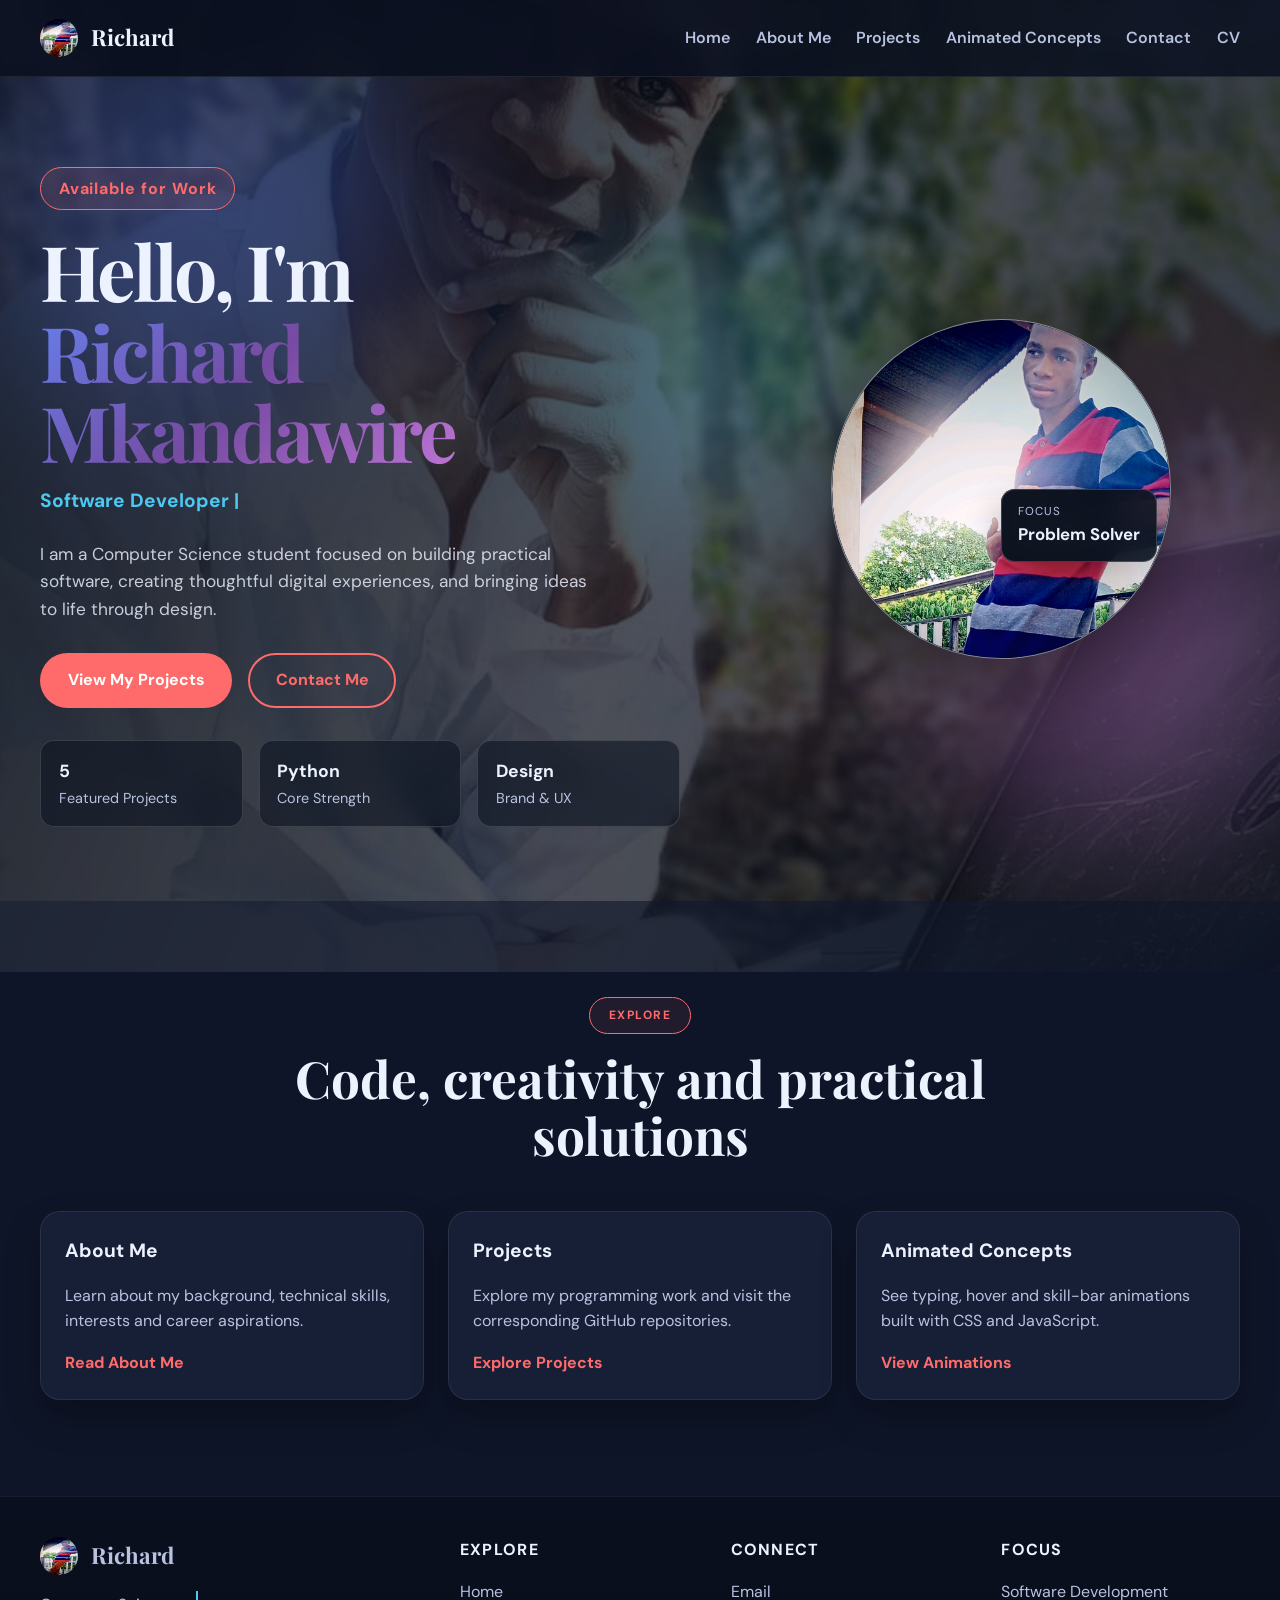
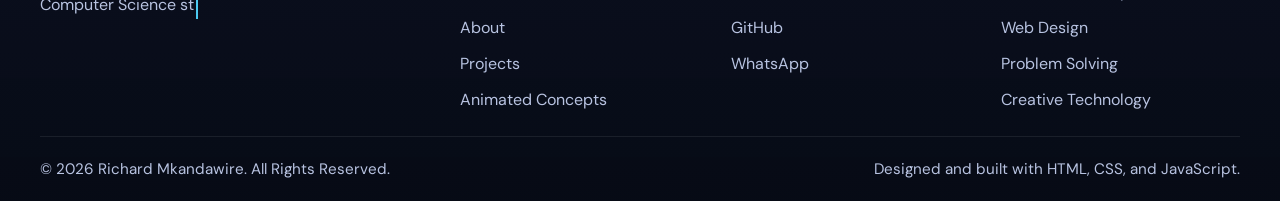
<file: index.html>
<!DOCTYPE html>
<html lang="en">

<head>
  <meta charset="UTF-8">
  <meta name="viewport" content="width=device-width, initial-scale=1.0">
  <meta name="description"
    content="Richard Mkandawire's personal portfolio: software development, projects, and creative design.">
  <title>Richard Mkandawire | Portfolio</title>
  <link rel="icon" type="image/png" href="images/profile-icon.png">
  <link rel="stylesheet" href="css/style.css">
  <script defer src="js/script.js"></script>
</head>

<body>
  <header class="site-header">
    <div class="wrap nav-wrap">
      <a class="logo" href="index.html" aria-label="Richard Mkandawire home">
        <img src="images/profile.jpg" alt="Portrait of Richard Mkandawire">
        <span>Richard</span>
      </a>
      <button class="nav-toggle" aria-label="Toggle navigation" aria-expanded="false">
        <span></span><span></span><span></span>
      </button>
      <nav class="main-nav" aria-label="Main navigation">
        <a href="index.html" aria-current="page">Home</a>
        <a href="about.html">About Me</a>
        <a href="projects.html">Projects</a>
        <a href="animations.html">Animated Concepts</a>
        <a href="about.html#contact">Contact</a>
        <a href="cv.html">CV</a>
      </nav>
    </div>
  </header>

  <main>
    <section class="hero" id="home">
      <div class="orb o1"></div>
      <div class="orb o2"></div>
      <div class="orb o3"></div>
      <div class="wrap hero-inner">
        <div class="hero-copy reveal">
          <p class="eyebrow">Available for Work</p>
          <h1>Hello, I'm <span>Richard Mkandawire</span></h1>
          <p class="typed-line">
            <span class="typed-text"
              data-typed="Software Developer, Web Developer, Computer Science Student, Technology Enthusiast"></span>
            <span class="cursor">|</span>
          </p>
          <p class="intro">I am a Computer Science student focused on building practical software, creating thoughtful
            digital experiences, and bringing ideas to life through design.</p>
          <div class="cta-row">
            <a class="btn primary" href="projects.html">View My Projects</a>
            <a class="btn secondary" href="about.html#contact">Contact Me</a>
          </div>
          <ul class="mini-stats">
            <li><strong>5</strong><span>Featured Projects</span></li>
            <li><strong>Python</strong><span>Core Strength</span></li>
            <li><strong>Design</strong><span>Brand &amp; UX</span></li>
          </ul>
        </div>
        <div class="hero-visual reveal">
          <div class="photo-frame">
            <img src="images/profile.jpg" alt="Portrait of Richard Mkandawire">
          </div>
          <div class="floating-card card-one"><span>Creative</span><strong>Developer</strong></div>
          <div class="floating-card card-two"><span>Focus</span><strong>Problem Solver</strong></div>
        </div>
      </div>
    </section>

    <section class="section alt">
      <div class="wrap">
        <div class="section-head reveal">
          <span class="label">Explore</span>
          <h2>Code, creativity and practical solutions</h2>
        </div>
        <div class="info-grid">
          <article class="info-card reveal">
            <h3>About Me</h3>
            <p>Learn about my background, technical skills, interests and career aspirations.</p>
            <a class="project-body-link" href="about.html">Read About Me</a>
          </article>
          <article class="info-card reveal">
            <h3>Projects</h3>
            <p>Explore my programming work and visit the corresponding GitHub repositories.</p>
            <a class="project-body-link" href="projects.html">Explore Projects</a>
          </article>
          <article class="info-card reveal">
            <h3>Animated Concepts</h3>
            <p>See typing, hover and skill-bar animations built with CSS and JavaScript.</p>
            <a class="project-body-link" href="animations.html">View Animations</a>
          </article>
        </div>
      </div>
    </section>
  </main>

  <footer class="site-footer">
    <div class="wrap">
      <div class="site-footer-inner">
        <div class="footer-brand">
          <a class="logo" href="index.html" aria-label="Richard Mkandawire home">
            <img src="images/profile.jpg" alt="Portrait of Richard Mkandawire">
            <span>Richard</span>
          </a>
          <p>Computer Science student creating practical software, digital experiences, and meaningful design solutions.</p>
        </div>

        <div class="footer-column">
          <h3>Explore</h3>
          <ul>
            <li><a href="index.html">Home</a></li>
            <li><a href="about.html">About</a></li>
            <li><a href="projects.html">Projects</a></li>
            <li><a href="animations.html">Animated Concepts</a></li>
          </ul>
        </div>

        <div class="footer-column">
          <h3>Connect</h3>
          <ul>
            <li><a href="mailto:richardntchindimkandawire@gmail.com">Email</a></li>
            <li><a href="https://github.com/richardmkandawire" target="_blank" rel="noopener">GitHub</a></li>
            <li><a href="https://wa.me/265993840839" target="_blank" rel="noopener">WhatsApp</a></li>
          </ul>
        </div>

        <div class="footer-column">
          <h3>Focus</h3>
          <ul>
            <li>Software Development</li>
            <li>Web Design</li>
            <li>Problem Solving</li>
            <li>Creative Technology</li>
          </ul>
        </div>
      </div>

      <div class="footer-bottom">
        <p>&copy; <span id="year"></span> Richard Mkandawire. All Rights Reserved.</p>
        <p>Designed and built with HTML, CSS, and JavaScript.</p>
      </div>
    </div>
  </footer>
</body>

</html>
</file>
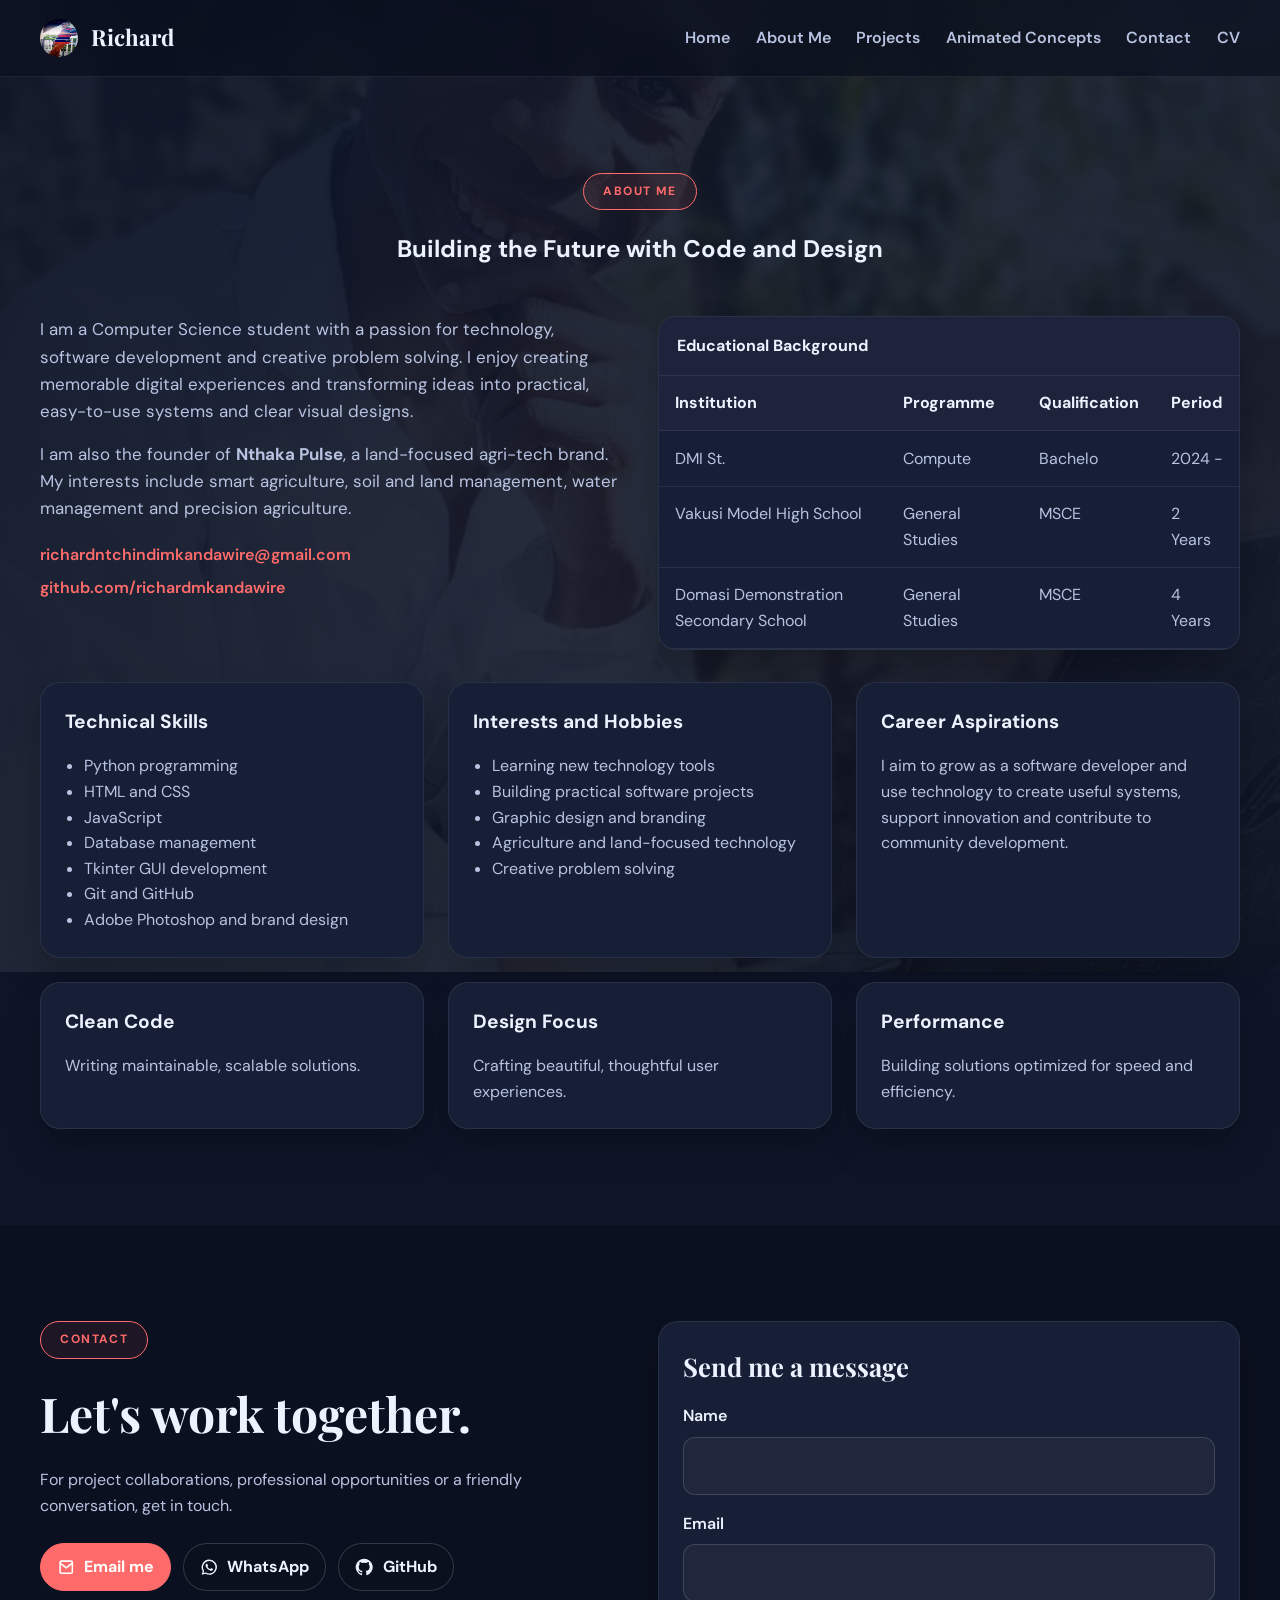
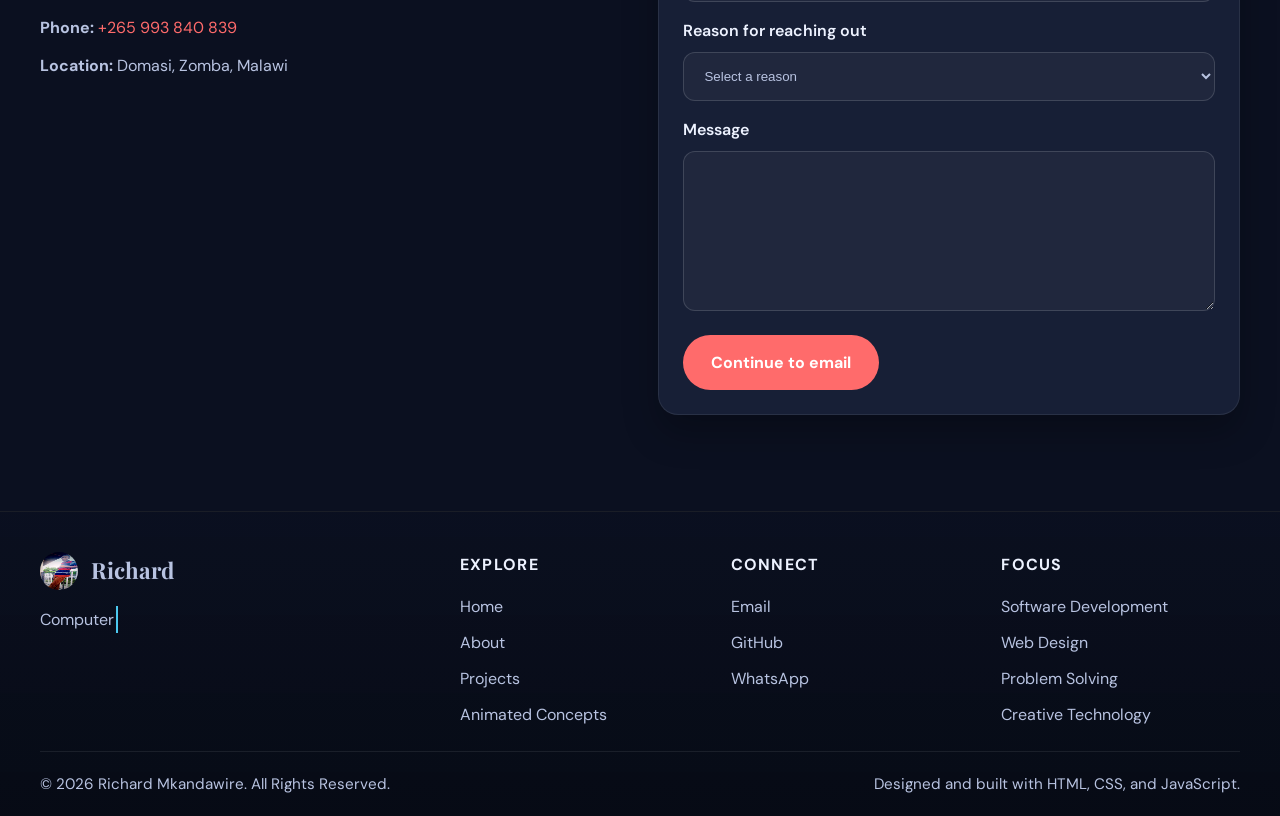
<file: about.html>
<!DOCTYPE html>
<html lang="en">

<head>
  <meta charset="UTF-8">
  <meta name="viewport" content="width=device-width, initial-scale=1.0">
  <meta name="description"
    content="Learn about Richard Mkandawire's background, education, skills, interests and career aspirations.">
  <title>About Me | Richard Mkandawire</title>
  <link rel="icon" type="image/png" href="images/profile-icon.png">
  <link rel="stylesheet" href="css/style.css">
  <script defer src="js/script.js"></script>
</head>

<body>
  <header class="site-header">
    <div class="wrap nav-wrap">
      <a class="logo" href="index.html"><img src="images/profile.jpg" alt="Richard Photograph"><span>Richard</span></a>
      <button class="nav-toggle" aria-label="Toggle navigation" aria-expanded="false">
        <span></span><span></span><span></span>
      </button>
      <nav class="main-nav" aria-label="Main navigation">
        <a href="index.html">Home</a>
        <a href="about.html" aria-current="page">About Me</a>
        <a href="projects.html">Projects</a>
        <a href="animations.html">Animated Concepts</a>
        <a href="#contact">Contact</a>
        <a href="cv.html">CV</a>
      </nav>
    </div>
  </header>

  <main>
    <section class="section alt">
      <div class="wrap">
        <div class="section-head reveal">
          <span class="label">About Me</span>
          <h1>Building the Future with Code and Design</h1>
        </div>
        <div class="about-grid">
          <div class="about-copy reveal">
            <p>I am a Computer Science student with a passion for technology, software development and creative problem
              solving. I enjoy creating memorable digital experiences and transforming ideas into practical, easy-to-use
              systems and clear visual designs.</p>
            <p>I am also the founder of <strong>Nthaka Pulse</strong>, a land-focused agri-tech brand. My interests
              include smart agriculture, soil and land management, water management and precision agriculture.</p>
            <div class="social-links">
              <a href="mailto:richardntchindimkandawire@gmail.com">richardntchindimkandawire@gmail.com</a>
              <a href="https://github.com/richardmkandawire" target="_blank"
                rel="noopener">github.com/richardmkandawire</a>
            </div>
          </div>
          <div class="table-wrap reveal">
            <table>
              <caption>Educational Background</caption>
              <thead>
                <tr>
                  <th>Institution</th>
                  <th>Programme</th>
                  <th>Qualification</th>
                  <th>Period</th>
                </tr>
              </thead>
              <tbody>
                <tr>
                  <td>DMI St. John The Baptist University</td>
                  <td>Computer Science</td>
                  <td>Bachelor's Degree (In Progress)</td>
                  <td>2024 - Present</td>
                </tr>
                <tr>
                  <td>Vakusi Model High School</td>
                  <td>General Studies</td>
                  <td>MSCE</td>
                  <td>2 Years</td>
                </tr>
                <tr>
                  <td>Domasi Demonstration Secondary School</td>
                  <td>General Studies</td>
                  <td>MSCE</td>
                  <td>4 Years</td>
                </tr>
              </tbody>
            </table>
          </div>
        </div>

        <div class="info-grid">
          <article class="info-card reveal">
            <h2>Technical Skills</h2>
            <ul>
              <li>Python programming</li>
              <li>HTML and CSS</li>
              <li>JavaScript</li>
              <li>Database management</li>
              <li>Tkinter GUI development</li>
              <li>Git and GitHub</li>
              <li>Adobe Photoshop and brand design</li>
            </ul>
          </article>
          <article class="info-card reveal">
            <h2>Interests and Hobbies</h2>
            <ul>
              <li>Learning new technology tools</li>
              <li>Building practical software projects</li>
              <li>Graphic design and branding</li>
              <li>Agriculture and land-focused technology</li>
              <li>Creative problem solving</li>
            </ul>
          </article>
          <article class="info-card reveal">
            <h2>Career Aspirations</h2>
            <p>I aim to grow as a software developer and use technology to create useful systems, support innovation and
              contribute to community development.</p>
          </article>
        </div>
        <div class="info-grid about-highlights">
          <article class="info-card reveal">
            <h2>Clean Code</h2>
            <p>Writing maintainable, scalable solutions.</p>
          </article>
          <article class="info-card reveal">
            <h2>Design Focus</h2>
            <p>Crafting beautiful, thoughtful user experiences.</p>
          </article>
          <article class="info-card reveal">
            <h2>Performance</h2>
            <p>Building solutions optimized for speed and efficiency.</p>
          </article>
        </div>
      </div>
    </section>

    <section class="section" id="contact">
      <div class="wrap contact-grid">
        <div class="contact-copy reveal">
          <span class="label">Contact</span>
          <h2>Let's work together.</h2>
          <p>For project collaborations, professional opportunities or a friendly conversation, get in touch.</p>
          <div class="contact-actions" role="group" aria-label="Contact links">
            <div class="email-action">
              <a class="contact-action email-button" href="mailto:richardntchindimkandawire@gmail.com">
                <svg viewBox="0 0 24 24" aria-hidden="true">
                  <path
                    d="M3 5.75A2.75 2.75 0 0 1 5.75 3h12.5A2.75 2.75 0 0 1 21 5.75v12.5A2.75 2.75 0 0 1 18.25 21H5.75A2.75 2.75 0 0 1 3 18.25V5.75Zm2 .2v.37l7 5.25 7-5.25v-.37a.75.75 0 0 0-.75-.75H5.75A.75.75 0 0 0 5 5.95Zm14 2.87-6.4 4.8a1 1 0 0 1-1.2 0L5 8.82v9.43c0 .41.34.75.75.75h12.5c.41 0 .75-.34.75-.75V8.82Z" />
                </svg>
                <span>Email me</span>
              </a>
              <div class="email-hover-card">
                <strong>Choose your email service</strong>
                <a href="https://mail.google.com/mail/?view=cm&amp;fs=1&amp;to=richardntchindimkandawire%40gmail.com"
                  target="_blank" rel="noopener noreferrer">Open Gmail</a>
                <a href="mailto:richardntchindimkandawire@gmail.com">Use your email app</a>
              </div>
            </div>
            <a class="contact-action whatsapp-button" href="https://wa.me/265993840839" target="_blank"
              rel="noopener noreferrer" aria-label="Message Richard on WhatsApp">
              <svg viewBox="0 0 24 24" aria-hidden="true">
                <path
                  d="M12.04 2a9.9 9.9 0 0 0-8.48 15.02L2.2 22l5.1-1.34A9.96 9.96 0 1 0 12.04 2Zm0 18.1a8.1 8.1 0 0 1-4.13-1.13l-.3-.18-3.02.8.8-2.94-.2-.31A8.1 8.1 0 1 1 12.04 20.1Zm4.45-6.07c-.24-.12-1.43-.7-1.65-.78-.22-.08-.38-.12-.54.12-.16.24-.62.78-.76.94-.14.16-.28.18-.52.06-.24-.12-1.01-.37-1.92-1.18-.71-.63-1.19-1.42-1.33-1.66-.14-.24-.01-.37.1-.49.1-.1.24-.28.36-.42.12-.14.16-.24.24-.4.08-.16.04-.3-.02-.42-.06-.12-.54-1.3-.74-1.78-.19-.46-.39-.4-.54-.41h-.46c-.16 0-.42.06-.64.3-.22.24-.84.82-.84 2s.86 2.32.98 2.48c.12.16 1.69 2.58 4.1 3.62.57.25 1.02.4 1.37.51.58.18 1.1.15 1.51.09.46-.07 1.43-.58 1.63-1.14.2-.56.2-1.04.14-1.14-.06-.1-.22-.16-.46-.28Z" />
              </svg>
              <span>WhatsApp</span>
            </a>
            <a class="contact-action github-button" href="https://github.com/richardmkandawire" target="_blank"
              rel="noopener noreferrer" aria-label="Visit Richard's GitHub profile">
              <svg viewBox="0 0 24 24" aria-hidden="true">
                <path
                  d="M12 .9a11.1 11.1 0 0 0-3.51 21.63c.56.1.76-.24.76-.54v-2.08c-3.1.68-3.76-1.32-3.76-1.32-.51-1.3-1.24-1.65-1.24-1.65-1.01-.69.08-.68.08-.68 1.12.08 1.71 1.15 1.71 1.15 1 1.71 2.62 1.22 3.26.93.1-.72.39-1.22.71-1.5-2.48-.28-5.09-1.24-5.09-5.52 0-1.22.44-2.22 1.15-3-.12-.28-.5-1.42.11-2.96 0 0 .94-.3 3.05 1.15a10.6 10.6 0 0 1 5.55 0c2.11-1.45 3.05-1.15 3.05-1.15.61 1.54.23 2.68.11 2.96.72.78 1.15 1.78 1.15 3 0 4.29-2.62 5.23-5.11 5.51.4.35.76 1.03.76 2.08v3.08c0 .3.2.65.77.54A11.1 11.1 0 0 0 12 .9Z" />
              </svg>
              <span>GitHub</span>
            </a>
          </div>
          <ul>
            <li><strong>Phone:</strong> <a href="tel:+265993840839">+265 993 840 839</a></li>
            <li><strong>Location:</strong> Domasi, Zomba, Malawi</li>
          </ul>
        </div>
        <form class="contact-form reveal" id="contact-form" aria-describedby="contact-form-note">
          <h2>Send me a message</h2>
          <label for="contact-name">Name</label>
          <input id="contact-name" name="name" type="text" autocomplete="name" required maxlength="100">
          <label for="contact-email">Email</label>
          <input id="contact-email" name="email" type="email" autocomplete="email" required maxlength="254">
          <label for="contact-reason">Reason for reaching out</label>
          <select id="contact-reason" name="reason" required>
            <option value="" selected disabled>Select a reason</option>
            <option>Project collaboration</option>
            <option>Internship or job opportunity</option>
            <option>General inquiry</option>
            <option>Other</option>
          </select>
          <label for="contact-message">Message</label>
          <textarea id="contact-message" name="message" rows="5" required maxlength="5000"></textarea>
          <button class="btn primary" type="submit">Continue to email</button>
        </form>
      </div>
    </section>
  </main>

  <footer class="site-footer">
    <div class="wrap">
      <div class="site-footer-inner">
        <div class="footer-brand">
          <a class="logo" href="index.html"><img src="images/profile.jpg" alt="Richard Photograph"><span>Richard</span></a>
          <p>Computer Science student creating practical software, digital experiences, and meaningful design solutions.</p>
        </div>

        <div class="footer-column">
          <h3>Explore</h3>
          <ul>
            <li><a href="index.html">Home</a></li>
            <li><a href="about.html">About</a></li>
            <li><a href="projects.html">Projects</a></li>
            <li><a href="animations.html">Animated Concepts</a></li>
          </ul>
        </div>

        <div class="footer-column">
          <h3>Connect</h3>
          <ul>
            <li><a href="mailto:richardntchindimkandawire@gmail.com">Email</a></li>
            <li><a href="https://github.com/richardmkandawire" target="_blank" rel="noopener">GitHub</a></li>
            <li><a href="https://wa.me/265993840839" target="_blank" rel="noopener">WhatsApp</a></li>
          </ul>
        </div>

        <div class="footer-column">
          <h3>Focus</h3>
          <ul>
            <li>Software Development</li>
            <li>Web Design</li>
            <li>Problem Solving</li>
            <li>Creative Technology</li>
          </ul>
        </div>
      </div>

      <div class="footer-bottom">
        <p>&copy; <span id="year"></span> Richard Mkandawire. All Rights Reserved.</p>
        <p>Designed and built with HTML, CSS, and JavaScript.</p>
      </div>
    </div>
  </footer>
</body>

</html>
</file>
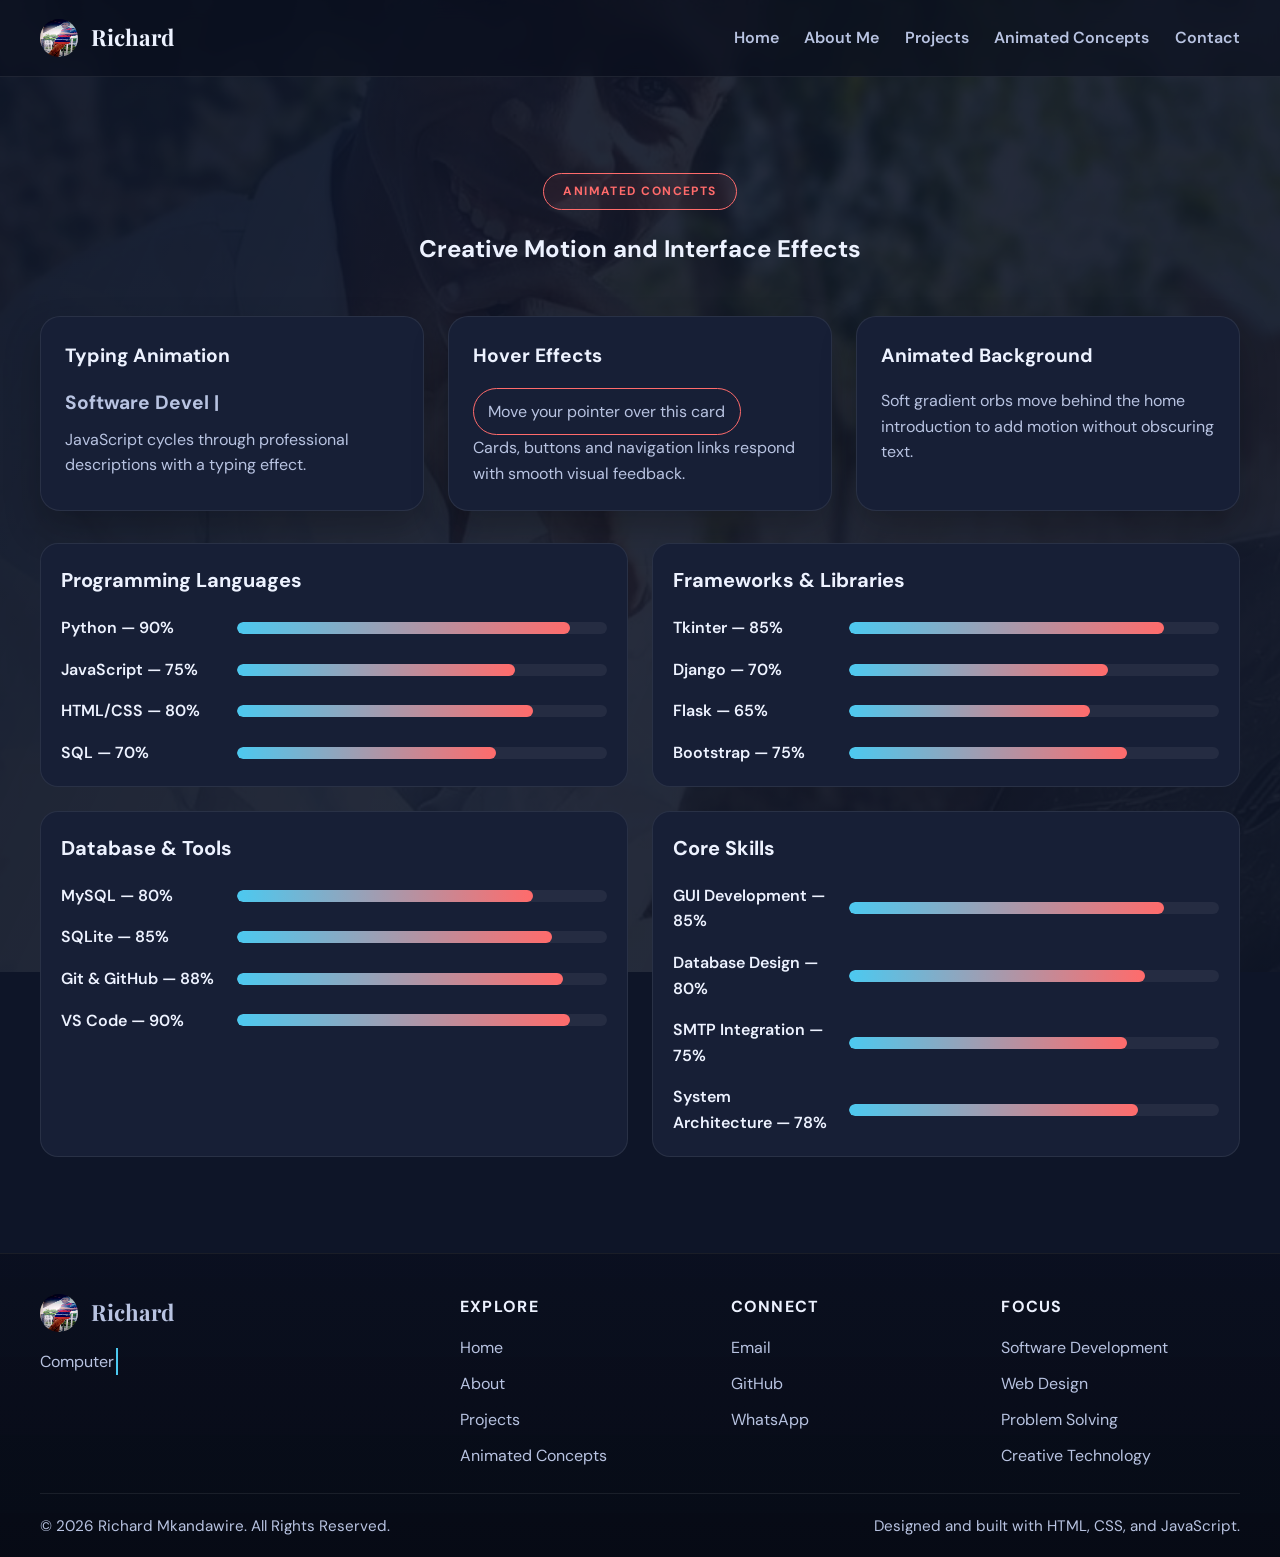
<file: animations.html>
<!DOCTYPE html>
<html lang="en">

<head>
  <meta charset="UTF-8">
  <meta name="viewport" content="width=device-width, initial-scale=1.0">
  <meta name="description" content="Animated concepts demonstrated in Richard Mkandawire's portfolio.">
  <title>Animated Concepts | Richard Mkandawire</title>
  <link rel="icon" type="image/png" href="images/profile-icon.png">
  <link rel="stylesheet" href="css/style.css">
  <script defer src="js/script.js"></script>
</head>

<body>
  <header class="site-header">
    <div class="wrap nav-wrap">
      <a class="logo" href="index.html"><img src="images/profile.jpg" alt="Nthaka Pulse logo"><span>Richard</span></a>
      <button class="nav-toggle" aria-label="Toggle navigation" aria-expanded="false">
        <span></span><span></span><span></span>
      </button>
      <nav class="main-nav" aria-label="Main navigation">
        <a href="index.html">Home</a>
        <a href="about.html">About Me</a>
        <a href="projects.html">Projects</a>
        <a href="animations.html" aria-current="page">Animated Concepts</a>
        <a href="about.html#contact">Contact</a>
      </nav>
    </div>
  </header>

  <main>
    <section class="section alt">
      <div class="wrap">
        <div class="section-head reveal">
          <span class="label">Animated Concepts</span>
          <h1>Creative Motion and Interface Effects</h1>
        </div>
        <div class="concepts-grid">
          <article class="concept-card reveal">
            <h2>Typing Animation</h2>
            <p class="typed-line">
              <span class="typed-text" data-typed="Software Developer, Web Developer, Technology Enthusiast"></span>
              <span class="cursor">|</span>
            </p>
            <p>JavaScript cycles through professional descriptions with a typing effect.</p>
          </article>
          <article class="concept-card reveal">
            <h2>Hover Effects</h2>
            <p class="hover-demo">Move your pointer over this card</p>
            <p>Cards, buttons and navigation links respond with smooth visual feedback.</p>
          </article>
          <article class="concept-card reveal">
            <h2>Animated Background</h2>
            <p>Soft gradient orbs move behind the home introduction to add motion without obscuring text.</p>
          </article>
        </div>

        <div class="skills-category-grid">
          <section class="skill-category reveal">
            <h2>Programming Languages</h2>
            <div class="skill-row"><span>Python — 90%</span>
              <div class="bar-track">
                <div class="bar-fill" style="width: 90%"></div>
              </div>
            </div>
            <div class="skill-row"><span>JavaScript — 75%</span>
              <div class="bar-track">
                <div class="bar-fill" style="width: 75%"></div>
              </div>
            </div>
            <div class="skill-row"><span>HTML/CSS — 80%</span>
              <div class="bar-track">
                <div class="bar-fill" style="width: 80%"></div>
              </div>
            </div>
            <div class="skill-row"><span>SQL — 70%</span>
              <div class="bar-track">
                <div class="bar-fill" style="width: 70%"></div>
              </div>
            </div>
          </section>
          <section class="skill-category reveal">
            <h2>Frameworks &amp; Libraries</h2>
            <div class="skill-row"><span>Tkinter — 85%</span>
              <div class="bar-track">
                <div class="bar-fill" style="width: 85%"></div>
              </div>
            </div>
            <div class="skill-row"><span>Django — 70%</span>
              <div class="bar-track">
                <div class="bar-fill" style="width: 70%"></div>
              </div>
            </div>
            <div class="skill-row"><span>Flask — 65%</span>
              <div class="bar-track">
                <div class="bar-fill" style="width: 65%"></div>
              </div>
            </div>
            <div class="skill-row"><span>Bootstrap — 75%</span>
              <div class="bar-track">
                <div class="bar-fill" style="width: 75%"></div>
              </div>
            </div>
          </section>
          <section class="skill-category reveal">
            <h2>Database &amp; Tools</h2>
            <div class="skill-row"><span>MySQL — 80%</span>
              <div class="bar-track">
                <div class="bar-fill" style="width: 80%"></div>
              </div>
            </div>
            <div class="skill-row"><span>SQLite — 85%</span>
              <div class="bar-track">
                <div class="bar-fill" style="width: 85%"></div>
              </div>
            </div>
            <div class="skill-row"><span>Git &amp; GitHub — 88%</span>
              <div class="bar-track">
                <div class="bar-fill" style="width: 88%"></div>
              </div>
            </div>
            <div class="skill-row"><span>VS Code — 90%</span>
              <div class="bar-track">
                <div class="bar-fill" style="width: 90%"></div>
              </div>
            </div>
          </section>
          <section class="skill-category reveal">
            <h2>Core Skills</h2>
            <div class="skill-row"><span>GUI Development — 85%</span>
              <div class="bar-track">
                <div class="bar-fill" style="width: 85%"></div>
              </div>
            </div>
            <div class="skill-row"><span>Database Design — 80%</span>
              <div class="bar-track">
                <div class="bar-fill" style="width: 80%"></div>
              </div>
            </div>
            <div class="skill-row"><span>SMTP Integration — 75%</span>
              <div class="bar-track">
                <div class="bar-fill" style="width: 75%"></div>
              </div>
            </div>
            <div class="skill-row"><span>System Architecture — 78%</span>
              <div class="bar-track">
                <div class="bar-fill" style="width: 78%"></div>
              </div>
            </div>
          </section>
        </div>
      </div>
    </section>
  </main>

  <footer class="site-footer">
    <div class="wrap">
      <div class="site-footer-inner">
        <div class="footer-brand">
          <a class="logo" href="index.html"><img src="images/profile.jpg" alt="Nthaka Pulse logo"><span>Richard</span></a>
          <p>Computer Science student creating practical software, digital experiences, and meaningful design solutions.</p>
        </div>

        <div class="footer-column">
          <h3>Explore</h3>
          <ul>
            <li><a href="index.html">Home</a></li>
            <li><a href="about.html">About</a></li>
            <li><a href="projects.html">Projects</a></li>
            <li><a href="animations.html">Animated Concepts</a></li>
          </ul>
        </div>

        <div class="footer-column">
          <h3>Connect</h3>
          <ul>
            <li><a href="mailto:richardntchindimkandawire@gmail.com">Email</a></li>
            <li><a href="https://github.com/richardmkandawire" target="_blank" rel="noopener">GitHub</a></li>
            <li><a href="https://wa.me/265993840839" target="_blank" rel="noopener">WhatsApp</a></li>
          </ul>
        </div>

        <div class="footer-column">
          <h3>Focus</h3>
          <ul>
            <li>Software Development</li>
            <li>Web Design</li>
            <li>Problem Solving</li>
            <li>Creative Technology</li>
          </ul>
        </div>
      </div>

      <div class="footer-bottom">
        <p>&copy; <span id="year"></span> Richard Mkandawire. All Rights Reserved.</p>
        <p>Designed and built with HTML, CSS, and JavaScript.</p>
      </div>
    </div>
  </footer>
</body>

</html>
</file>
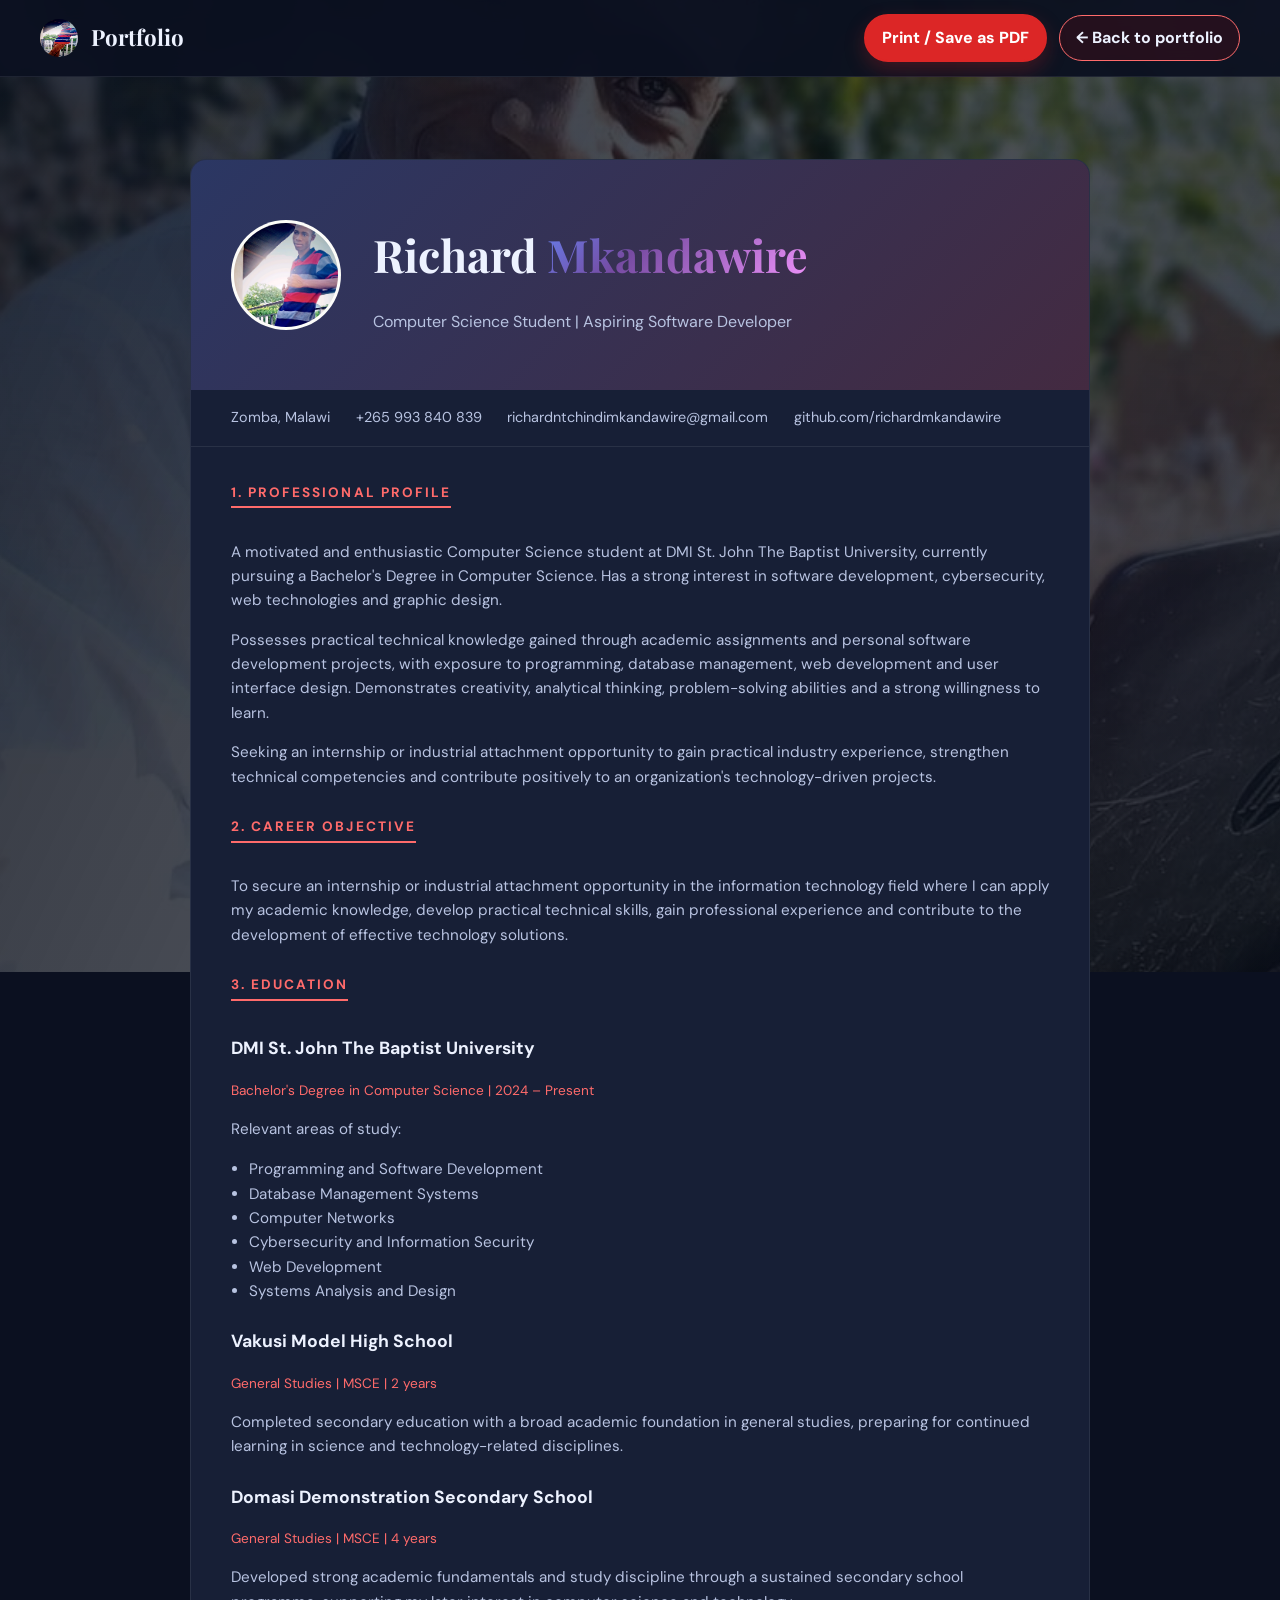
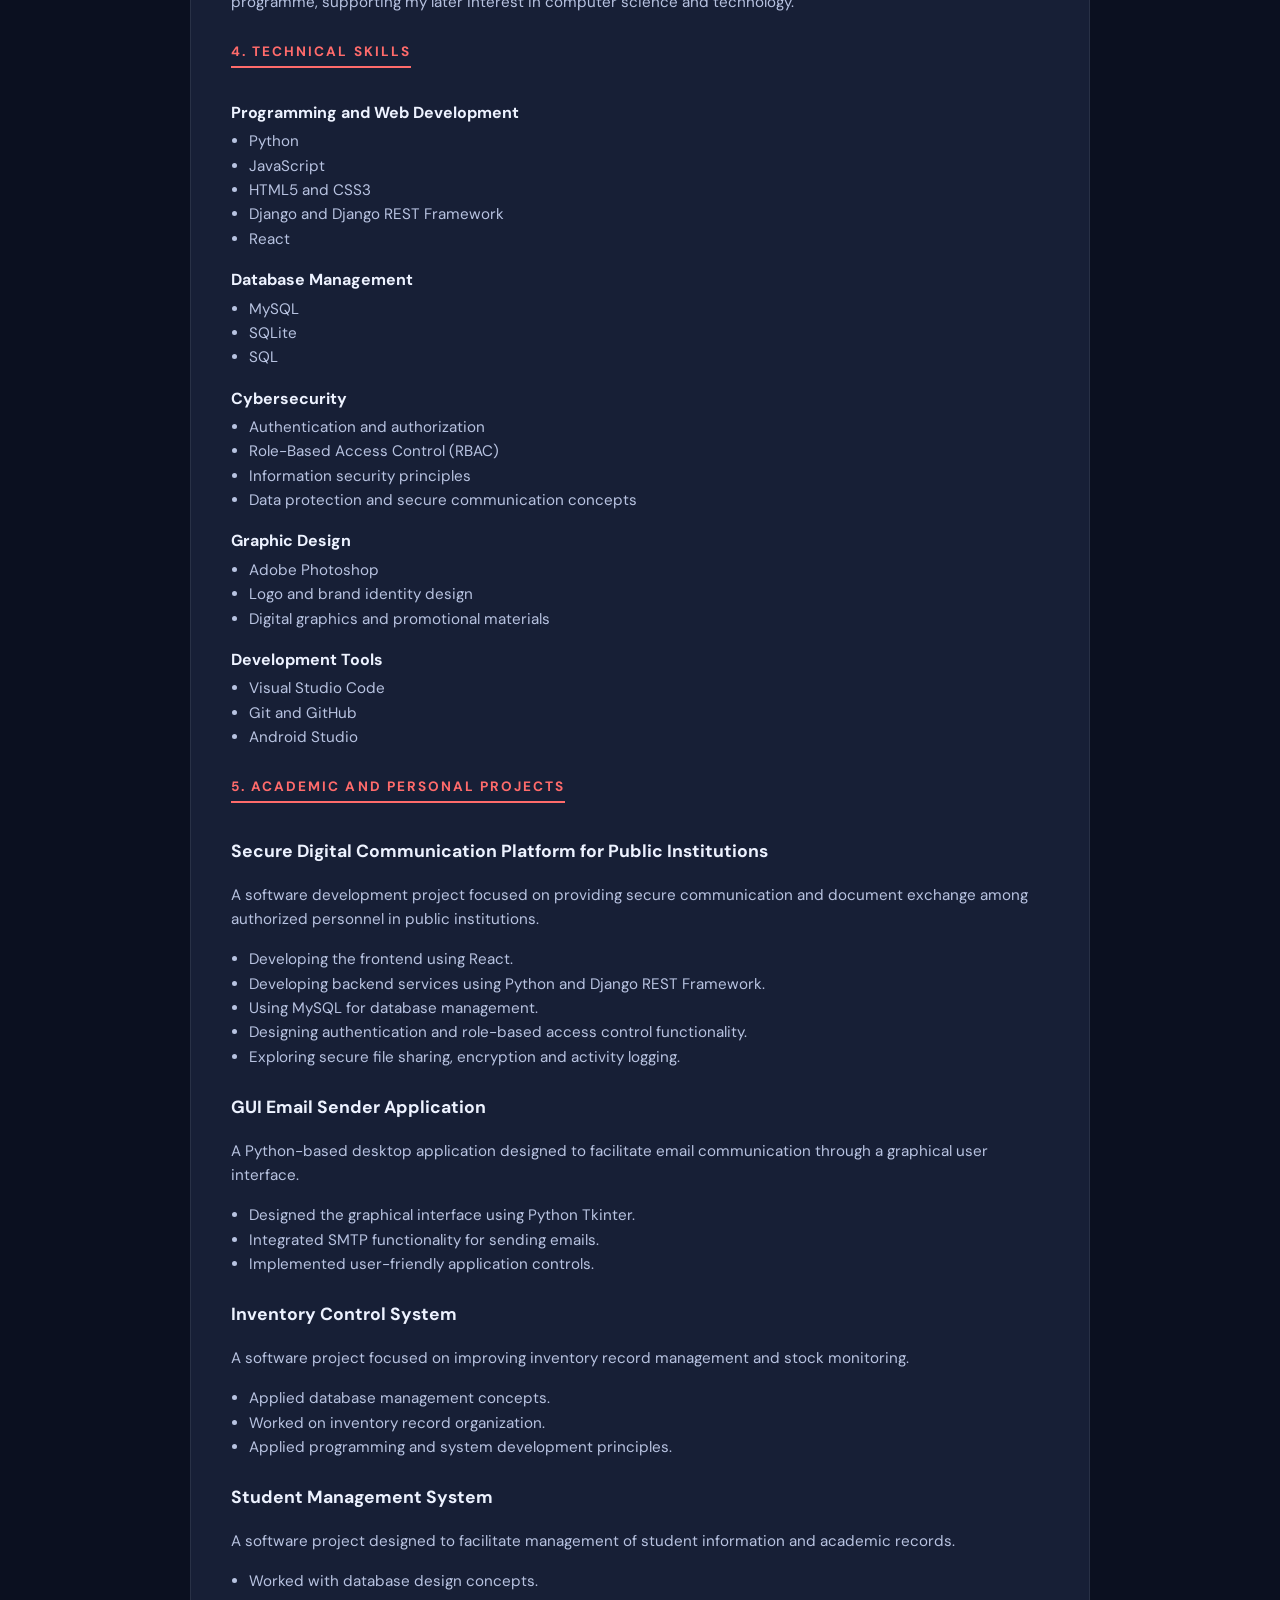
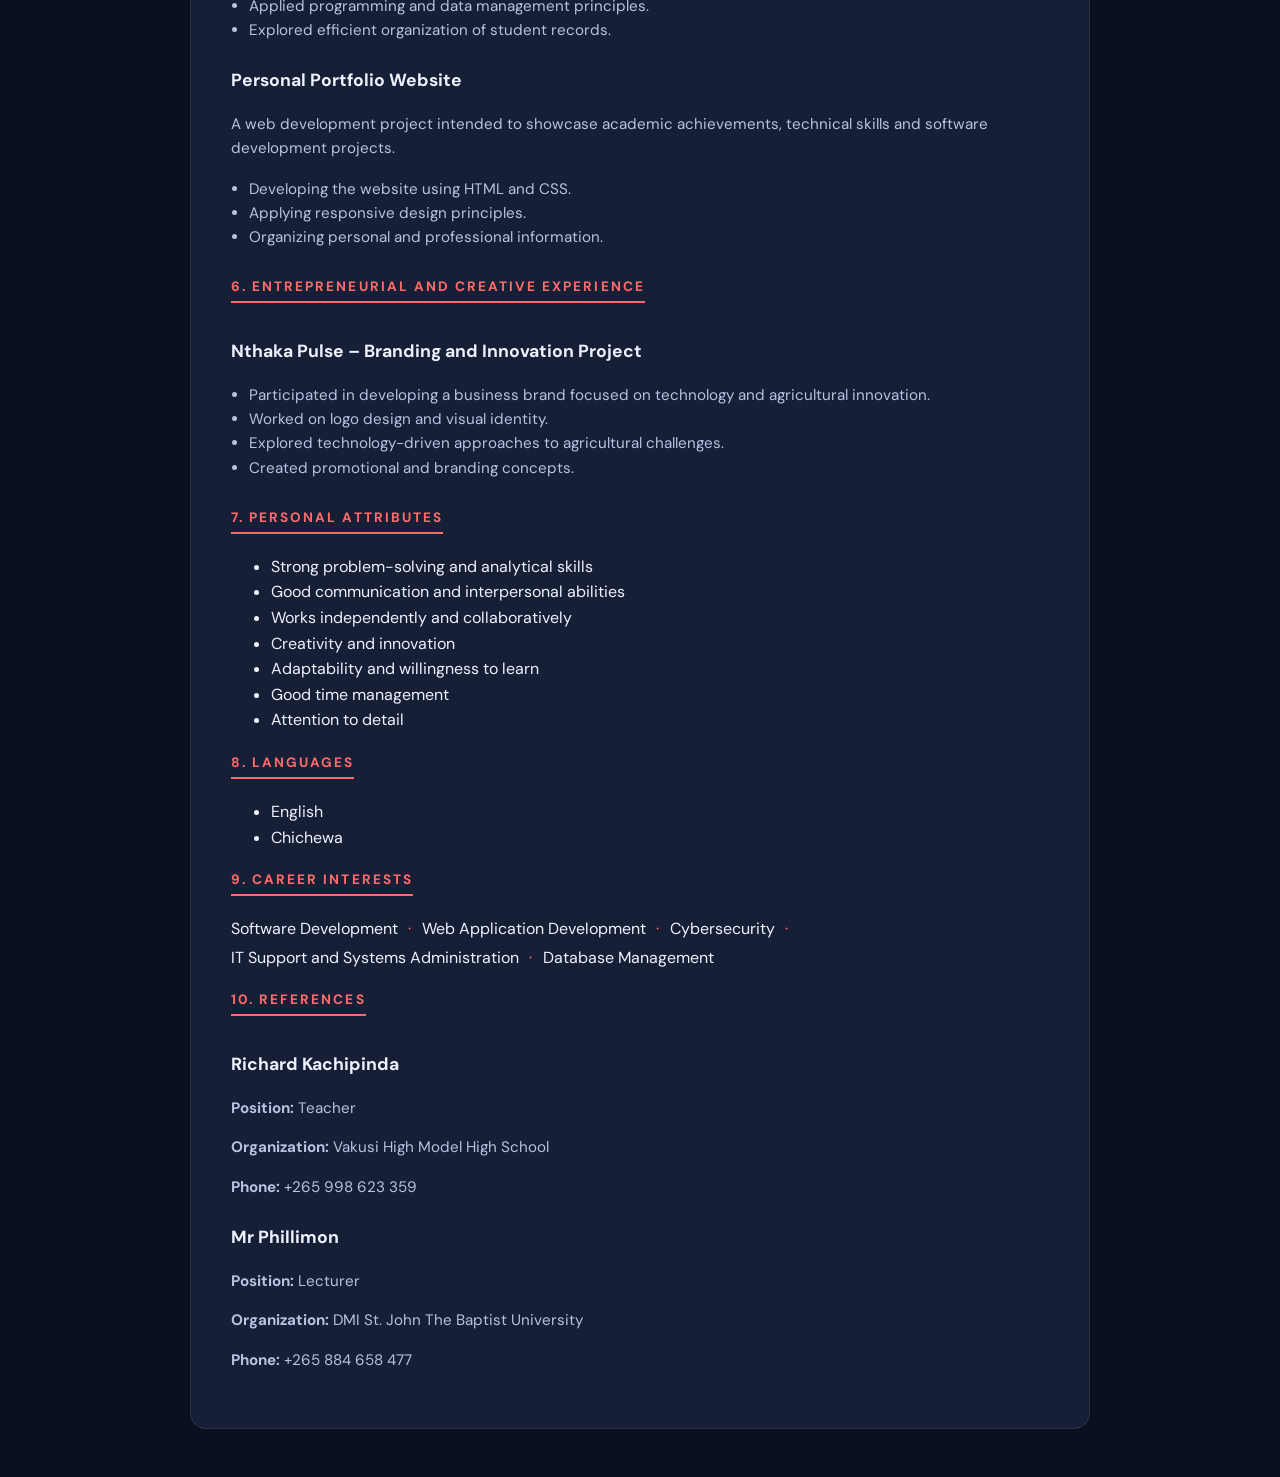
<file: cv.html>
<!DOCTYPE html>
<html lang="en">

<head>
    <meta charset="UTF-8">
    <meta name="viewport" content="width=device-width,initial-scale=1">
    <title>Richard Mkandawire | CV</title>
    <link rel="icon" type="image/png" href="images/profile-icon.png">
    <link rel="stylesheet" href="css/style.css">
    <style>
        :root {
            --bd: var(--line);
            --ac: var(--primary);
            --ac2: var(--primary-strong);
            --tx: var(--text);
            --mu: var(--muted);
            --fd: var(--font-display);
            --fb: var(--font-body);
        }

        .cv {
            max-width: 900px;
            margin: 2rem auto 3rem;
            background: var(--card);
            border: 1px solid var(--bd);
            border-radius: 1rem;
            overflow: hidden
        }

        .cv-nav {
            position: sticky;
            top: 0;
            z-index: 50;
            background: rgba(11, 16, 32, 0.94);
            border-bottom: 1px solid var(--line);
            backdrop-filter: blur(12px);
        }

        .cv-nav-wrap {
            display: flex;
            align-items: center;
            justify-content: space-between;
            gap: 1rem;
            min-height: 76px;
        }

        .cv-nav-actions {
            display: flex;
            align-items: center;
            gap: .75rem;
        }

        .cv-back-link {
            display: inline-flex;
            align-items: center;
            justify-content: center;
            min-height: 44px;
            padding: .6rem 1rem;
            border: 1px solid var(--primary);
            border-radius: 999px;
            background: rgba(192, 7, 7, 0.12);
            color: var(--text);
            font-weight: 700;
            transition: background .2s ease, transform .2s ease;
        }

        .cv-back-link:hover,
        .cv-back-link:focus-visible {
            background: var(--primary);
            color: #f50d0d;
            transform: translateY(-2px);
        }

        .cv-back-link:focus-visible {
            outline: 2px solid var(--text);
            outline-offset: 3px;
        }

        .cv-print-button {
            display: inline-flex;
            align-items: center;
            justify-content: center;
            min-height: 44px;
            padding: .6rem 1rem;
            border: 2px solid #dc2626;
            border-radius: 999px;
            background: #dc2626;
            color: #fff;
            font-weight: 800;
            cursor: pointer;
            box-shadow: 0 8px 20px rgba(220, 38, 38, .25);
        }

        .cv-print-button:hover,
        .cv-print-button:focus-visible {
            transform: none;
            border-color: #dc2626;
            background: #dc2626;
            box-shadow: 0 8px 20px rgba(220, 38, 38, .25);
        }

        .cv-print-button:focus-visible {
            outline: 2px solid var(--text);
            outline-offset: 3px;
        }

        .top {
            padding: 2.5rem;
            background: linear-gradient(135deg, rgba(102, 126, 234, .25), rgba(245, 87, 108, .2));
            display: flex;
            gap: 2rem;
            align-items: center;
            flex-wrap: wrap
        }

        .top h1 {
            font-family: var(--fd);
            font-size: 2.8rem;
            line-height: 1.1
        }

        .top h1 span {
            background: var(--grad);
            -webkit-background-clip: text;
            background-clip: text;
            color: transparent
        }

        .top p {
            color: var(--mu)
        }

        .top img {
            flex: 0 0 110px;
            width: 110px;
            height: 110px;
            border-radius: 50%;
            object-fit: cover;
            object-position: center 20%;
            border: 3px solid rgba(255, 255, 255, .78);
            background: #f4f0e6
        }

        .ct {
            display: flex;
            flex-wrap: wrap;
            gap: .4rem 1.6rem;
            padding: 1rem 2.5rem;
            border-bottom: 1px solid var(--bd);
            font-size: .9rem;
            color: var(--mu)
        }

        .body {
            display: block
        }

        .body>div {
            padding: 2rem 2.5rem
        }

        .cv h2 {
            font-size: .85rem;
            text-transform: uppercase;
            letter-spacing: .15em;
            color: var(--ac);
            border-bottom: 2px solid var(--ac);
            display: inline-block;
            margin: 0 0 1rem;
            padding-bottom: .2rem
        }

        .it {
            margin-bottom: 1.5rem
        }

        .it h3 {
            font-size: 1.1rem
        }

        .it em {
            display: block;
            font-style: normal;
            color: var(--ac);
            font-size: .85rem;
            margin-bottom: .3rem
        }

        .it p,
        .it li {
            color: var(--mu);
            font-size: .95rem
        }

        .it ul {
            padding-left: 1.1rem
        }

        .skills h3 {
            margin: 1rem 0 .25rem;
            font-size: 1rem
        }

        .skills ul,
        .main-content>ul {
            margin-top: .25rem;
            margin-bottom: 1rem
        }

        .references {
            margin: .5rem 0 0;
        }

        .inline-list {
            display: flex;
            flex-wrap: wrap;
            gap: .2rem .65rem;
            list-style: none;
            padding-left: 0 !important;
        }

        .inline-list li:not(:last-child)::after {
            content: "·";
            margin-left: .65rem;
            color: var(--ac);
        }

        .bar {
            text-align: center;
            margin-top: 2rem
        }

        .bar p {
            margin: .75rem 1rem 0;
            color: var(--mu)
        }

        .bar+.cv {
            margin-top: 1.5rem
        }

        @media(max-width:700px) {
            .top h1 {
                font-size: 2.1rem
            }

            .cv-nav-wrap {
                min-height: 68px;
                flex-wrap: wrap;
                justify-content: center;
                padding-block: .5rem;
            }

            .cv-nav .logo {
                font-size: 1.15rem;
            }

            .cv-back-link {
                padding-inline: .8rem;
                font-size: .9rem;
            }

            .cv-nav-actions {
                gap: .5rem;
            }

            .cv-print-button {
                padding-inline: .8rem;
                font-size: .9rem;
            }
        }

        @media print {
            @page {
                size: A4;
                margin: 9mm;
            }

            .cv-nav,
            .bar,
            footer {
                display: none
            }

            body {
                background: #fff;
                color: #000;
                line-height: 1.4
            }

            .cv {
                max-width: none;
                margin: 0;
                border: 0;
                background: #fff;
                border-radius: 0;
                font-size: 10pt;
                -webkit-print-color-adjust: exact;
                print-color-adjust: exact
            }

            .top {
                padding: 1.5rem 2rem;
                background: #eef
            }

            .top img {
                flex: 0 0 90px;
                width: 90px;
                height: 90px;
                border-radius: 50%;
                object-fit: cover;
            }

            .body>div {
                padding: 1rem 1.5rem;
            }

            .ct {
                padding: .65rem 1.5rem;
                gap: .25rem 1rem;
            }

            .it {
                margin-bottom: .75rem;
            }

            .it p {
                margin: .3rem 0;
            }

            .it ul,
            .main-content>ul {
                margin-top: .25rem;
                margin-bottom: .4rem;
            }

            .cv h2 {
                margin-bottom: .55rem;
            }

            .top h1 span {
                color: #c0392b;
                -webkit-text-fill-color: #c0392b;
                background: none
            }

            .top p,
            .ct,
            .it p,
            .it li {
                color: #333
            }

            .it,
            .cv h2 {
                break-inside: avoid;
            }

            .cv h2 {
                color: #9c2c2c;
                border-color: #9c2c2c;
            }

            .it h3 {
                color: #111;
            }
        }
    </style>
</head>

<body>
    <nav class="cv-nav" aria-label="CV navigation">
        <div class="wrap cv-nav-wrap">
            <a class="logo" href="index.html"><img src="images/profile.jpg" alt="">Portfolio</a>
            <div class="cv-nav-actions">
                <button class="cv-print-button" type="button" onclick="window.print()">Print / Save as PDF</button>
                <a class="cv-back-link" href="index.html">&larr; Back to portfolio</a>
            </div>
        </div>
    </nav>
    <div class="bar">
        <p>On phones, use your device's print or share options to save or share the CV as a PDF.</p>
    </div>
    <main class="cv">
        <header class="top"><img src="images/profile.jpg" alt="Richard Mkandawire">
            <div>
                <h1>Richard <span>Mkandawire</span></h1>
                <p>Computer Science Student | Aspiring Software Developer</p>
            </div>
        </header>
        <div class="ct">
            <span>Zomba, Malawi</span>
            <span>+265 993 840 839</span>
            <a href="mailto:richardntchindimkandawire@gmail.com">richardntchindimkandawire@gmail.com</a>
            <a href="https://github.com/richardmkandawire">github.com/richardmkandawire</a>
        </div>
        <div class="body">
            <div class="main-content">
                <h2>1. Professional Profile</h2>
                <div class="it">
                    <p>A motivated and enthusiastic Computer Science student at DMI St. John The Baptist University,
                        currently pursuing a Bachelor's Degree in Computer Science. Has a strong interest in software
                        development, cybersecurity, web technologies and graphic design.</p>
                    <p>Possesses practical technical knowledge gained through academic assignments and personal
                        software development projects, with exposure to programming, database management, web
                        development and user interface design. Demonstrates creativity, analytical thinking,
                        problem-solving abilities and a strong willingness to learn.</p>
                    <p>Seeking an internship or industrial attachment opportunity to gain practical industry
                        experience, strengthen technical competencies and contribute positively to an organization's
                        technology-driven projects.</p>
                </div>

                <h2>2. Career Objective</h2>
                <div class="it">
                    <p>To secure an internship or industrial attachment opportunity in the information technology
                        field where I can apply my academic knowledge, develop practical technical skills, gain
                        professional experience and contribute to the development of effective technology solutions.</p>
                </div>

                <h2>3. Education</h2>
                <div class="it">
                    <h3>DMI St. John The Baptist University</h3>
                    <em>Bachelor's Degree in Computer Science | 2024 – Present</em>
                    <p>Relevant areas of study:</p>
                    <ul>
                        <li>Programming and Software Development</li>
                        <li>Database Management Systems</li>
                        <li>Computer Networks</li>
                        <li>Cybersecurity and Information Security</li>
                        <li>Web Development</li>
                        <li>Systems Analysis and Design</li>
                    </ul>
                </div>

                <div class="it">
                    <h3>Vakusi Model High School</h3>
                    <em>General Studies | MSCE | 2 years</em>
                    <p>Completed secondary education with a broad academic foundation in general studies, preparing for
                        continued learning in science and technology-related disciplines.</p>
                </div>

                <div class="it">
                    <h3>Domasi Demonstration Secondary School</h3>
                    <em>General Studies | MSCE | 4 years</em>
                    <p>Developed strong academic fundamentals and study discipline through a sustained secondary school
                        programme, supporting my later interest in computer science and technology.</p>
                </div>

                <h2>4. Technical Skills</h2>
                <div class="it skills">
                    <h3>Programming and Web Development</h3>
                    <ul>
                        <li>Python</li>
                        <li>JavaScript</li>
                        <li>HTML5 and CSS3</li>
                        <li>Django and Django REST Framework</li>
                        <li>React</li>
                    </ul>
                    <h3>Database Management</h3>
                    <ul>
                        <li>MySQL</li>
                        <li>SQLite</li>
                        <li>SQL</li>
                    </ul>
                    <h3>Cybersecurity</h3>
                    <ul>
                        <li>Authentication and authorization</li>
                        <li>Role-Based Access Control (RBAC)</li>
                        <li>Information security principles</li>
                        <li>Data protection and secure communication concepts</li>
                    </ul>
                    <h3>Graphic Design</h3>
                    <ul>
                        <li>Adobe Photoshop</li>
                        <li>Logo and brand identity design</li>
                        <li>Digital graphics and promotional materials</li>
                    </ul>
                    <h3>Development Tools</h3>
                    <ul>
                        <li>Visual Studio Code</li>
                        <li>Git and GitHub</li>
                        <li>Android Studio</li>
                    </ul>
                </div>

                <h2>5. Academic and Personal Projects</h2>
                <div class="it project">
                    <h3>Secure Digital Communication Platform for Public Institutions</h3>
                    <p>A software development project focused on providing secure communication and document exchange
                        among authorized personnel in public institutions.</p>
                    <ul>
                        <li>Developing the frontend using React.</li>
                        <li>Developing backend services using Python and Django REST Framework.</li>
                        <li>Using MySQL for database management.</li>
                        <li>Designing authentication and role-based access control functionality.</li>
                        <li>Exploring secure file sharing, encryption and activity logging.</li>
                    </ul>
                </div>
                <div class="it project">
                    <h3>GUI Email Sender Application</h3>
                    <p>A Python-based desktop application designed to facilitate email communication through a
                        graphical user interface.</p>
                    <ul>
                        <li>Designed the graphical interface using Python Tkinter.</li>
                        <li>Integrated SMTP functionality for sending emails.</li>
                        <li>Implemented user-friendly application controls.</li>
                    </ul>
                </div>
                <div class="it project">
                    <h3>Inventory Control System</h3>
                    <p>A software project focused on improving inventory record management and stock monitoring.</p>
                    <ul>
                        <li>Applied database management concepts.</li>
                        <li>Worked on inventory record organization.</li>
                        <li>Applied programming and system development principles.</li>
                    </ul>
                </div>
                <div class="it project">
                    <h3>Student Management System</h3>
                    <p>A software project designed to facilitate management of student information and academic
                        records.</p>
                    <ul>
                        <li>Worked with database design concepts.</li>
                        <li>Applied programming and data management principles.</li>
                        <li>Explored efficient organization of student records.</li>
                    </ul>
                </div>
                <div class="it project">
                    <h3>Personal Portfolio Website</h3>
                    <p>A web development project intended to showcase academic achievements, technical skills and
                        software development projects.</p>
                    <ul>
                        <li>Developing the website using HTML and CSS.</li>
                        <li>Applying responsive design principles.</li>
                        <li>Organizing personal and professional information.</li>
                    </ul>
                </div>

                <h2>6. Entrepreneurial and Creative Experience</h2>
                <div class="it">
                    <h3>Nthaka Pulse – Branding and Innovation Project</h3>
                    <ul>
                        <li>Participated in developing a business brand focused on technology and agricultural
                            innovation.</li>
                        <li>Worked on logo design and visual identity.</li>
                        <li>Explored technology-driven approaches to agricultural challenges.</li>
                        <li>Created promotional and branding concepts.</li>
                    </ul>
                </div>

                <h2>7. Personal Attributes</h2>
                <ul>
                    <li>Strong problem-solving and analytical skills</li>
                    <li>Good communication and interpersonal abilities</li>
                    <li>Works independently and collaboratively</li>
                    <li>Creativity and innovation</li>
                    <li>Adaptability and willingness to learn</li>
                    <li>Good time management</li>
                    <li>Attention to detail</li>
                </ul>

                <h2>8. Languages</h2>
                <ul>
                    <li>English</li>
                    <li>Chichewa</li>
                </ul>

                <h2>9. Career Interests</h2>
                <ul class="inline-list">
                    <li>Software Development</li>
                    <li>Web Application Development</li>
                    <li>Cybersecurity</li>
                    <li>IT Support and Systems Administration</li>
                    <li>Database Management</li>
                </ul>

                <h2>10. References</h2>
                <div class="it reference">
                    <h3>Richard Kachipinda</h3>
                    <p><strong>Position:</strong> Teacher</p>
                    <p><strong>Organization:</strong> Vakusi High Model High School</p>
                    <p><strong>Phone:</strong> <a href="tel:+265998623359">+265 998 623 359</a></p>
                </div>
                <div class="it reference">
                    <h3>Mr Phillimon</h3>
                    <p><strong>Position:</strong> Lecturer</p>
                    <p><strong>Organization:</strong> DMI St. John The Baptist University</p>
                    <p><strong>Phone:</strong> <a href="tel:+265884658477">+265 884 658 477</a></p>
                </div>

            </div>
        </div>
    </main>
</body>

</html>
</file>
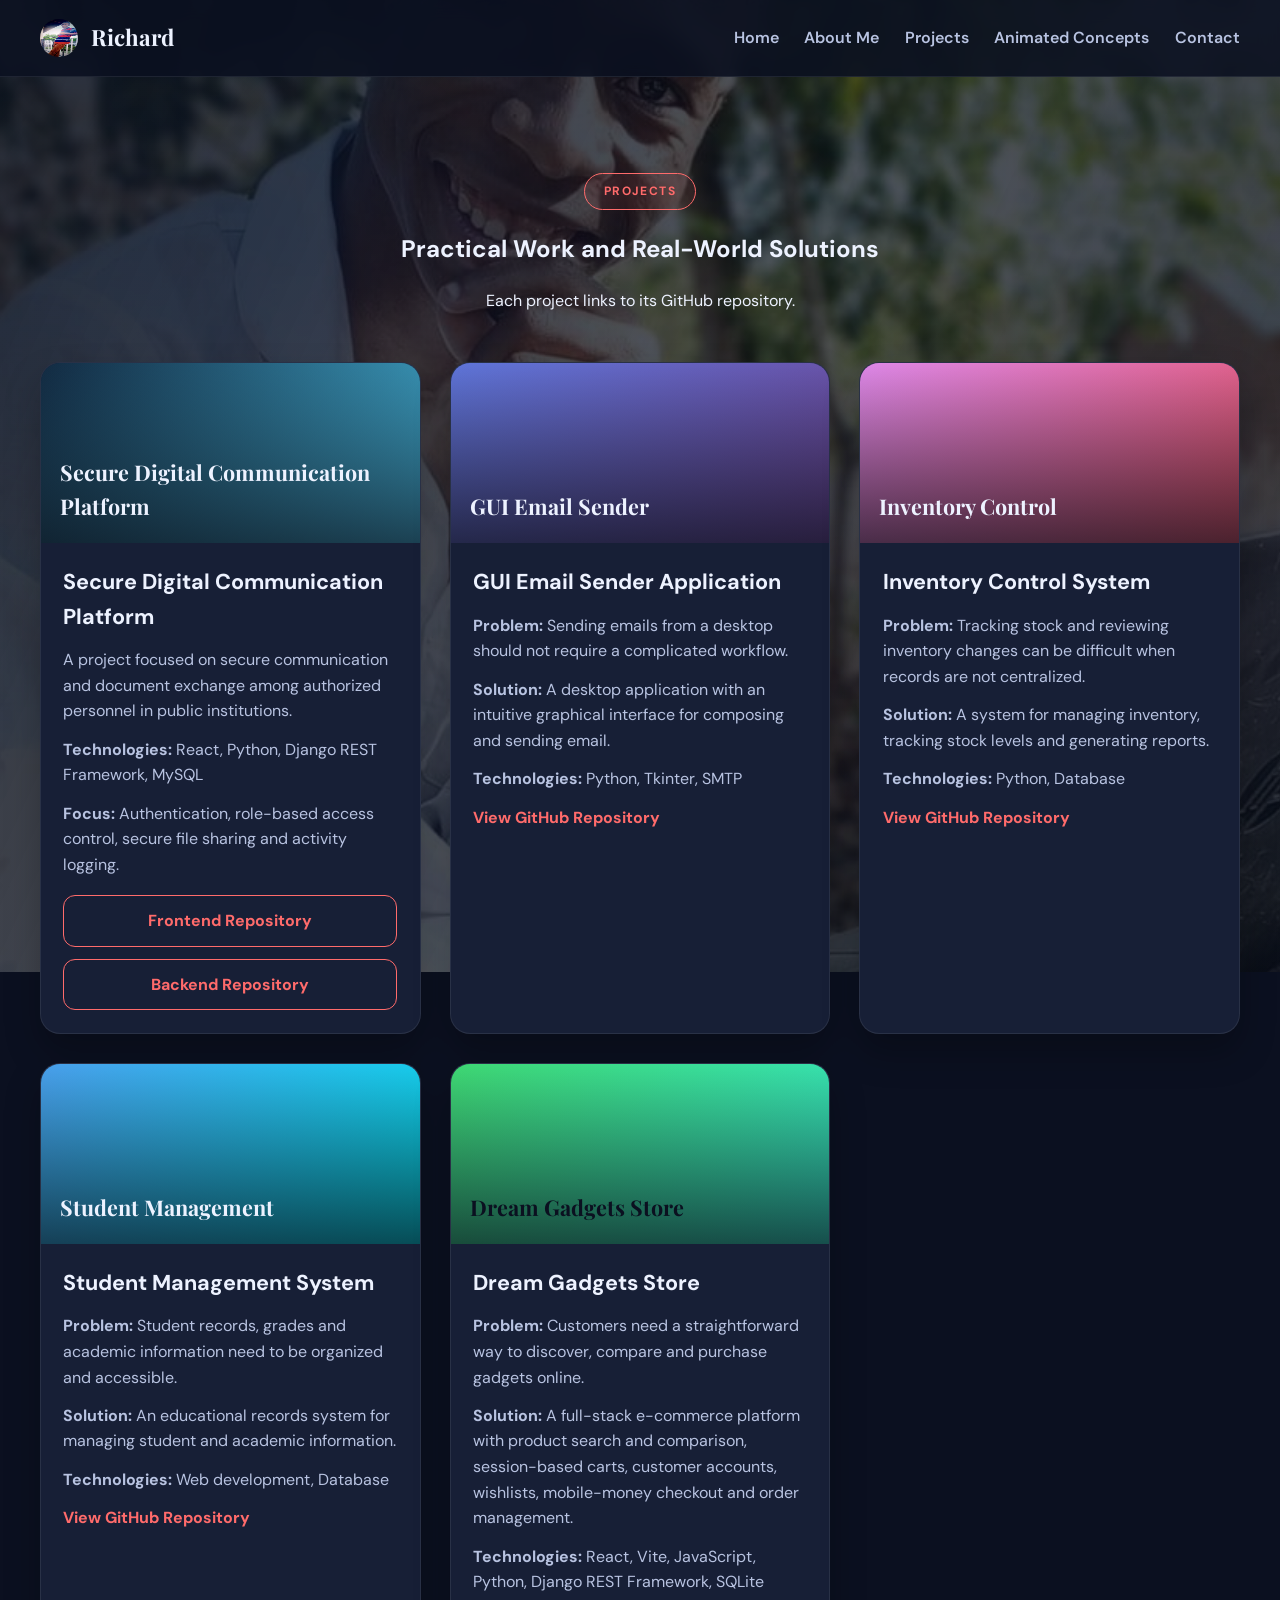
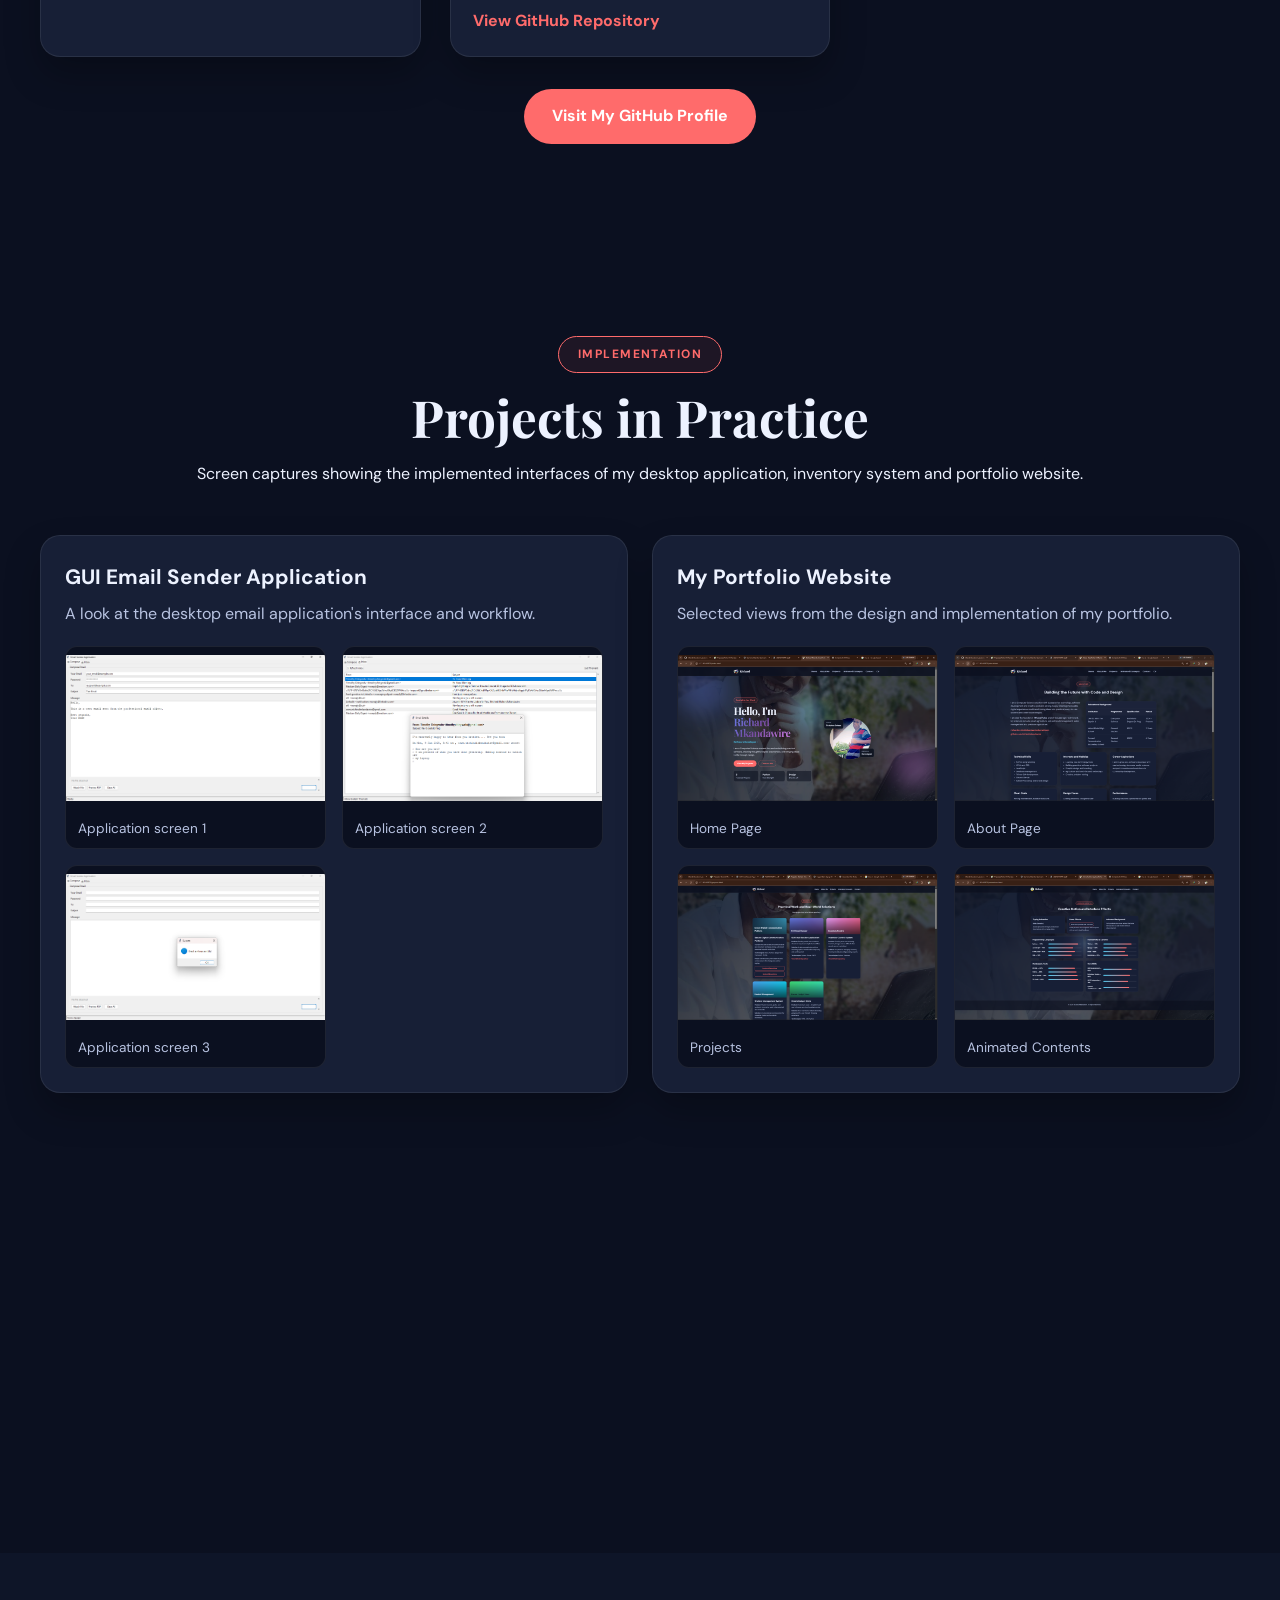
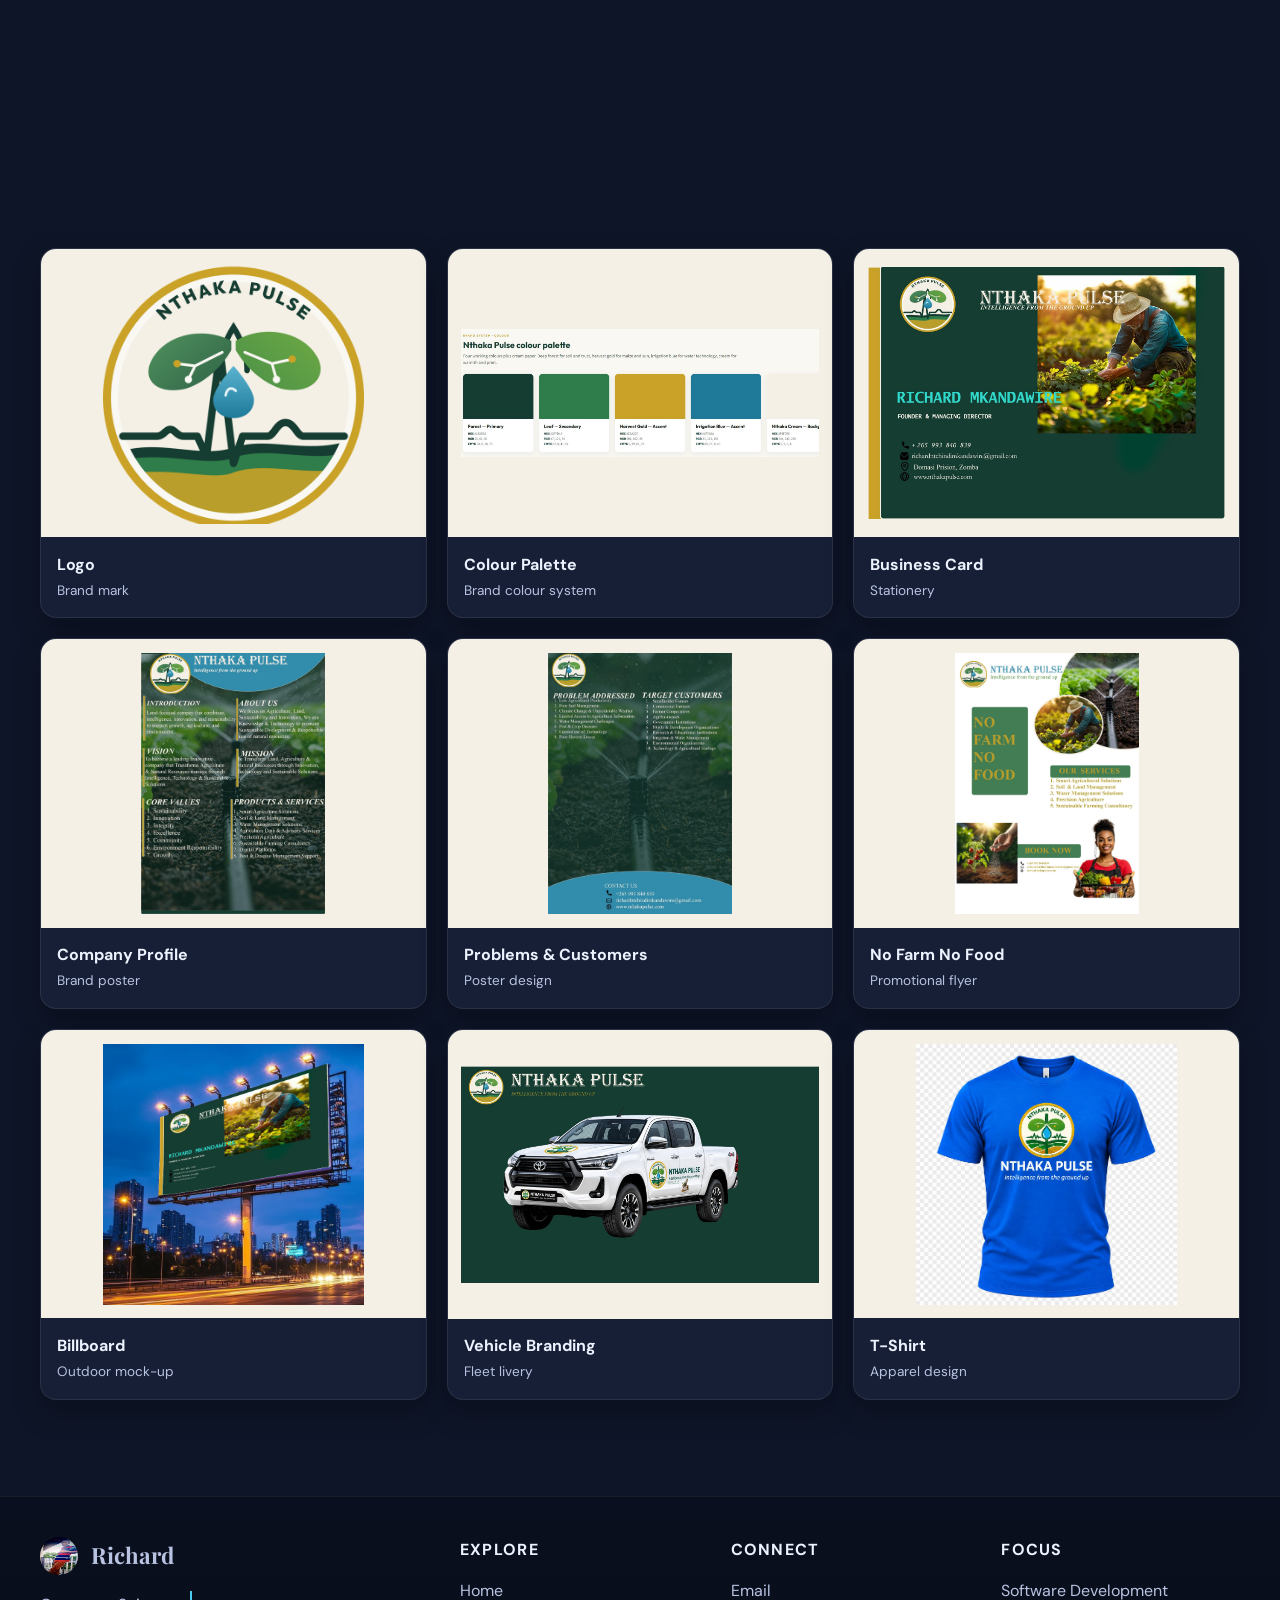
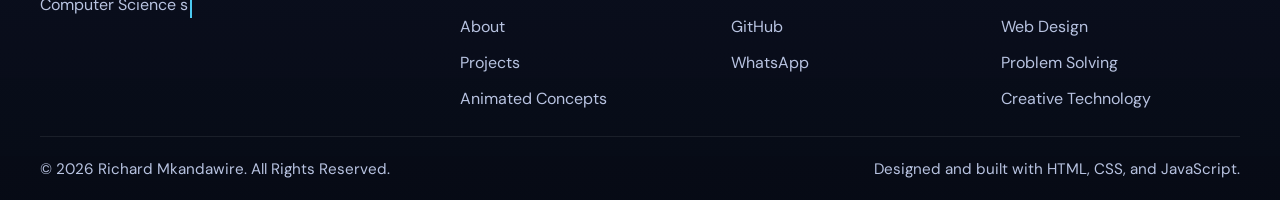
<file: projects.html>
<!DOCTYPE html>
<html lang="en">

<head>
  <meta charset="UTF-8">
  <meta name="viewport" content="width=device-width, initial-scale=1.0">
  <meta name="description"
    content="Programming and design projects by Richard Mkandawire, with links to their GitHub repositories.">
  <title>Projects | Richard Mkandawire</title>
  <link rel="icon" type="image/png" href="images/profile-icon.png">
  <link rel="stylesheet" href="css/style.css">
  <script defer src="js/script.js"></script>
</head>

<body>
  <header class="site-header">
    <div class="wrap nav-wrap">
      <a class="logo" href="index.html"><img src="images/profile.jpg" alt="Nthaka Pulse logo"><span>Richard</span></a>
      <button class="nav-toggle" aria-label="Toggle navigation" aria-expanded="false">
        <span></span><span></span><span></span>
      </button>
      <nav class="main-nav" aria-label="Main navigation">
        <a href="index.html">Home</a>
        <a href="about.html">About Me</a>
        <a href="projects.html" aria-current="page">Projects</a>
        <a href="animations.html">Animated Concepts</a>
        <a href="about.html#contact">Contact</a>
      </nav>
    </div>
  </header>

  <main>
    <section class="section">
      <div class="wrap">
        <div class="section-head reveal">
          <span class="label">Projects</span>
          <h1>Practical Work and Real-World Solutions</h1>
          <p>Each project links to its GitHub repository.
          </p>
        </div>

        <div class="projects-grid">
          <article class="project-card reveal">
            <div class="project-visual visual-five"><span>Secure Digital Communication Platform</span></div>
            <div class="project-body">
              <h2>Secure Digital Communication Platform</h2>
              <p>A project focused on secure communication and document exchange among authorized personnel in public
                institutions.</p>
              <p><strong>Technologies:</strong> React, Python, Django REST Framework, MySQL</p>
              <p><strong>Focus:</strong> Authentication, role-based access control, secure file sharing and activity
                logging.</p>
              <div class="project-repo-links">
                <a href="https://github.com/richardmkandawire/Secure-Digital-Communication-Platform-Frontend"
                  target="_blank" rel="noopener">Frontend Repository</a>
                <a href="https://github.com/richardmkandawire/Secure-Digital-Communication-Platform-Backend"
                  target="_blank" rel="noopener">Backend Repository</a>
              </div>
            </div>
          </article>
          <article class="project-card reveal">
            <div class="project-visual visual-one"><span>GUI Email Sender</span></div>
            <div class="project-body">
              <h2>GUI Email Sender Application</h2>
              <p><strong>Problem:</strong> Sending emails from a desktop should not require a complicated workflow.</p>
              <p><strong>Solution:</strong> A desktop application with an intuitive graphical interface for composing
                and sending email.</p>
              <p><strong>Technologies:</strong> Python, Tkinter, SMTP</p>
              <a href="https://github.com/richardmkandawire/GUI-Email-Sender-Application" target="_blank"
                rel="noopener">View GitHub Repository</a>
            </div>
          </article>
          <article class="project-card reveal">
            <div class="project-visual visual-two"><span>Inventory Control</span></div>
            <div class="project-body">
              <h2>Inventory Control System</h2>
              <p><strong>Problem:</strong> Tracking stock and reviewing inventory changes can be difficult when records
                are not centralized.</p>
              <p><strong>Solution:</strong> A system for managing inventory, tracking stock levels and generating
                reports.</p>
              <p><strong>Technologies:</strong> Python, Database</p>
              <a href="https://github.com/richardmkandawire/Inventory-Control-System" target="_blank"
                rel="noopener">View GitHub Repository</a>
            </div>
          </article>
          <article class="project-card reveal">
            <div class="project-visual visual-three"><span>Student Management</span></div>
            <div class="project-body">
              <h2>Student Management System</h2>
              <p><strong>Problem:</strong> Student records, grades and academic information need to be organized and
                accessible.</p>
              <p><strong>Solution:</strong> An educational records system for managing student and academic information.
              </p>
              <p><strong>Technologies:</strong> Web development, Database</p>
              <a href="https://github.com/DMI-BSC-15/student-management-system" target="_blank" rel="noopener">View
                GitHub Repository</a>
            </div>
          </article>
          <article class="project-card reveal">
            <div class="project-visual visual-four"><span>Dream Gadgets Store</span></div>
            <div class="project-body">
              <h2>Dream Gadgets Store</h2>
              <p><strong>Problem:</strong> Customers need a straightforward way to discover, compare and purchase
                gadgets online.
              </p>
              <p><strong>Solution:</strong> A full-stack e-commerce platform with product search and comparison,
                session-based carts, customer accounts, wishlists, mobile-money checkout and order management.</p>
              <p><strong>Technologies:</strong> React, Vite, JavaScript, Python, Django REST Framework, SQLite</p>
              <a href="https://github.com/richardmkandawire/Dream-Gadgets-Store" target="_blank" rel="noopener">View
                GitHub Repository</a>
            </div>
          </article>
        </div>

        <div class="github-link reveal">
          <a class="btn primary" href="https://github.com/richardmkandawire" target="_blank" rel="noopener">Visit My
            GitHub Profile</a>
        </div>
      </div>
    </section>

    <section class="section" id="implementation">
      <div class="wrap">
        <div class="section-head reveal">
          <span class="label">Implementation</span>
          <h2>Projects in Practice</h2>
          <p>Screen captures showing the implemented interfaces of my desktop application, inventory system and
            portfolio
            website.</p>
        </div>
        <div class="implementation-grid">
          <article class="implementation-card reveal">
            <h3>GUI Email Sender Application</h3>
            <p>A look at the desktop email application's interface and workflow.</p>
            <div class="implementation-gallery">
              <figure>
                <a href="images/GUI Email Sender Application 1.png" target="_blank" rel="noopener">
                  <img src="images/GUI Email Sender Application 1.png" alt="GUI Email Sender Application screen 1">
                </a>
                <figcaption>Application screen 1</figcaption>
              </figure>
              <figure>
                <a href="images/GUI Email Sender Application 2.png" target="_blank" rel="noopener">
                  <img src="images/GUI Email Sender Application 2.png" alt="GUI Email Sender Application screen 2">
                </a>
                <figcaption>Application screen 2</figcaption>
              </figure>
              <figure>
                <a href="images/GUI Email Sender Application 3.png" target="_blank" rel="noopener">
                  <img src="images/GUI Email Sender Application 3.png" alt="GUI Email Sender Application screen 3">
                </a>
                <figcaption>Application screen 3</figcaption>
              </figure>
            </div>
          </article>
          <article class="implementation-card reveal">
            <h3>My Portfolio Website</h3>
            <p>Selected views from the design and implementation of my portfolio.</p>
            <div class="implementation-gallery">
              <figure>
                <a href="images/Home page.png" target="_blank" rel="noopener">
                  <img src="images/Home page.png" alt="Animated contents section of my portfolio website">
                </a>
                <figcaption>Home Page</figcaption>
              </figure>
              <figure>
                <a href="images/About Page.png" target="_blank" rel="noopener">
                  <img src="images/About Page.png" alt="Projects section of my portfolio website">
                </a>
                <figcaption>About Page</figcaption>
              </figure>
              <figure>
                <a href="images/Projects Screenshots.png" target="_blank" rel="noopener">
                  <img src="images/Projects Screenshots.png" alt="My portfolio website screen 2">
                </a>
                <figcaption>Projects</figcaption>
              </figure>
              <figure>
                <a href="images/Animated Contents Screenshots.png" target="_blank" rel="noopener">
                  <img src="images/Animated Contents Screenshots.png" alt="My portfolio website screen 1">
                </a>
                <figcaption>Animated Contents</figcaption>
              </figure>
            </div>
          </article>
          <article class="implementation-card reveal">
            <h3>Inventory Control System</h3>
            <p>Selected views of the inventory system interface.</p>
            <div class="implementation-gallery">
              <figure>
                <a href="images/Inventory 1.png" target="_blank" rel="noopener">
                  <img src="images/Inventory 1.png" alt="Inventory Control System screen 1">
                </a>
                <figcaption>Inventory screen 1</figcaption>
              </figure>
              <figure>
                <a href="images/Inventory 2.png" target="_blank" rel="noopener">
                  <img src="images/Inventory 2.png" alt="Inventory Control System screen 2">
                </a>
                <figcaption>Inventory screen 2</figcaption>
              </figure>
            </div>
          </article>
        </div>
      </div>
    </section>

    <section class="section alt" id="design-work">
      <div class="wrap">
        <div class="section-head reveal">
          <span class="label">Graphic Design</span>
          <h2>Nthaka Pulse Brand Identity</h2>
          <p>A visual identity project designed in Adobe Photoshop.</p>
        </div>
        <div class="gal">
          <a href="images/logo.png" target="_blank" rel="noopener"><img src="images/logo.png"
              alt="Nthaka Pulse logo"><span>Logo<em>Brand mark</em></span></a>
          <a href="images/colour-palette.jpg" target="_blank" rel="noopener"><img src="images/colour-palette.jpg"
              alt="Nthaka Pulse colour palette"><span>Colour Palette<em>Brand colour system</em></span></a>
          <a href="images/business-card.jpg" target="_blank" rel="noopener"><img src="images/business-card.jpg"
              alt="Nthaka Pulse business card design"><span>Business Card<em>Stationery</em></span></a>
          <a href="images/poster-about-us.jpg" target="_blank" rel="noopener"><img src="images/poster-about-us.jpg"
              alt="Nthaka Pulse company profile poster"><span>Company Profile<em>Brand poster</em></span></a>
          <a href="images/poster-problems-customers.jpg" target="_blank" rel="noopener"><img
              src="images/poster-problems-customers.jpg" alt="Nthaka Pulse problems and customers poster"><span>Problems
              &amp; Customers<em>Poster
                design</em></span></a>
          <a href="images/poster-no-farm-no-food.jpg" target="_blank" rel="noopener"><img
              src="images/poster-no-farm-no-food.jpg" alt="No Farm No Food promotional poster"><span>No Farm No
              Food<em>Promotional flyer</em></span></a>
          <a href="images/billboard.jpg" target="_blank" rel="noopener"><img src="images/billboard.jpg"
              alt="Nthaka Pulse billboard mock-up"><span>Billboard<em>Outdoor mock-up</em></span></a>
          <a href="images/vehicle-branding.jpg" target="_blank" rel="noopener"><img src="images/vehicle-branding.jpg"
              alt="Nthaka Pulse vehicle branding"><span>Vehicle Branding<em>Fleet livery</em></span></a>
          <a href="images/t-shirt.jpg" target="_blank" rel="noopener"><img src="images/t-shirt.jpg"
              alt="Nthaka Pulse T-shirt mock-up"><span>T-Shirt<em>Apparel design</em></span></a>
        </div>
      </div>
    </section>
  </main>

  <footer class="site-footer">
    <div class="wrap">
      <div class="site-footer-inner">
        <div class="footer-brand">
          <a class="logo" href="index.html"><img src="images/profile.jpg" alt="Nthaka Pulse logo"><span>Richard</span></a>
          <p>Computer Science student creating practical software, digital experiences, and meaningful design solutions.</p>
        </div>

        <div class="footer-column">
          <h3>Explore</h3>
          <ul>
            <li><a href="index.html">Home</a></li>
            <li><a href="about.html">About</a></li>
            <li><a href="projects.html">Projects</a></li>
            <li><a href="animations.html">Animated Concepts</a></li>
          </ul>
        </div>

        <div class="footer-column">
          <h3>Connect</h3>
          <ul>
            <li><a href="mailto:richardntchindimkandawire@gmail.com">Email</a></li>
            <li><a href="https://github.com/richardmkandawire" target="_blank" rel="noopener">GitHub</a></li>
            <li><a href="https://wa.me/265993840839" target="_blank" rel="noopener">WhatsApp</a></li>
          </ul>
        </div>

        <div class="footer-column">
          <h3>Focus</h3>
          <ul>
            <li>Software Development</li>
            <li>Web Design</li>
            <li>Problem Solving</li>
            <li>Creative Technology</li>
          </ul>
        </div>
      </div>

      <div class="footer-bottom">
        <p>&copy; <span id="year"></span> Richard Mkandawire. All Rights Reserved.</p>
        <p>Designed and built with HTML, CSS, and JavaScript.</p>
      </div>
    </div>
  </footer>
</body>

</html>
</file>
<file: css/style.css>
@import url('https://fonts.googleapis.com/css2?family=Playfair+Display:wght@700;900&family=DM+Sans:wght@400;500;700&display=swap');

:root {
  --bg: #0b1020;
  --bg-soft: #121935;
  --card: #171f36;
  --card-strong: #1d2747;
  --text: #edf2ff;
  --muted: #b8c3e1;
  --primary: #ff6b6b;
  --primary-strong: #ff8787;
  --accent: #4cc9f0;
  --line: rgba(255, 255, 255, 0.08);
  --shadow: rgba(0, 0, 0, 0.25);
  --grad: linear-gradient(135deg, #667eea 0%, #764ba2 35%, #f093fb 100%);
  --font-display: 'Playfair Display', serif;
  --font-body: 'DM Sans', sans-serif;
}

* {
  box-sizing: border-box;
}

html {
  scroll-behavior: smooth;
}

body {
  position: relative;
  isolation: isolate;
  margin: 0;
  font-family: var(--font-body);
  background: var(--bg);
  color: var(--text);
  line-height: 1.6;
  overflow-x: hidden;
}

body::before {
  content: "";
  position: fixed;
  z-index: 0;
  inset: -8%;
  pointer-events: none;
  opacity: 1;
  background:
    linear-gradient(115deg, rgba(7, 12, 24, 0.88), rgba(7, 12, 24, 0.7) 52%, rgba(7, 12, 24, 0.82)),
    radial-gradient(ellipse at 18% 28%, rgba(102, 126, 234, 0.24), transparent 34%),
    radial-gradient(ellipse at 78% 64%, rgba(240, 147, 251, 0.18), transparent 32%),
    url("../images/background.jpg") center / cover no-repeat,
    var(--bg);
  animation: ambient-drift 18s ease-in-out infinite alternate;
}

body::after {
  content: "";
  position: fixed;
  z-index: 2;
  inset: 0;
  pointer-events: none;
  opacity: 0;
  background:
    radial-gradient(circle 240px at var(--pointer-x, 50vw) var(--pointer-y, 50vh),
      rgba(76, 201, 240, 0.18), transparent 72%),
    radial-gradient(circle 340px at var(--pointer-x, 50vw) var(--pointer-y, 50vh),
      rgba(240, 147, 251, 0.1), transparent 75%);
  mix-blend-mode: screen;
  transition: opacity 0.35s ease;
}

@media (pointer: fine) {
  body.pointer-active::after {
    opacity: 0.8;
  }
}

body > main,
body > footer {
  position: relative;
  z-index: 1;
}

@keyframes ambient-drift {
  from {
    transform: translate3d(-2%, -1%, 0) scale(1);
  }

  to {
    transform: translate3d(2%, 1%, 0) scale(1.06);
  }
}

img {
  max-width: 100%;
  display: block;
}

a {
  color: inherit;
  text-decoration: none;
}

button,
input,
textarea {
  font: inherit;
}

.wrap {
  width: min(1200px, calc(100% - 2rem));
  margin: 0 auto;
}

.section {
  position: relative;
  padding: 6rem 0;
}

.section.alt {
  background: rgba(17, 25, 45, 0.66);
}

.label {
  display: inline-block;
  padding: 0.5rem 1.2rem;
  border: 1px solid var(--primary);
  border-radius: 999px;
  background: rgba(255, 107, 107, 0.08);
  color: var(--primary);
  text-transform: uppercase;
  letter-spacing: 0.12em;
  font-size: 0.75rem;
  font-weight: 700;
}

.section-head {
  text-align: center;
  margin-bottom: 3rem;
}

.section-head h2 {
  margin: 1rem auto 0;
  font-size: clamp(2rem, 4vw, 3.2rem);
  font-family: var(--font-display);
  line-height: 1.1;
  max-width: 760px;
}

.site-header {
  position: sticky;
  top: 0;
  z-index: 50;
  background: rgba(11, 16, 32, 0.88);
  backdrop-filter: blur(10px);
  border-bottom: 1px solid var(--line);
}

.nav-wrap {
  display: flex;
  align-items: center;
  justify-content: space-between;
  min-height: 76px;
}

.logo {
  display: inline-flex;
  align-items: center;
  gap: 0.8rem;
  font-family: var(--font-display);
  font-size: 1.4rem;
  font-weight: 700;
}

.logo img {
  width: 38px;
  height: 38px;
  border-radius: 50%;
}

.main-nav {
  display: flex;
  align-items: center;
  gap: 1.6rem;
}

.main-nav a {
  position: relative;
  color: var(--muted);
  font-weight: 600;
  transition: color 0.25s ease;
}

.main-nav a::after {
  content: "";
  position: absolute;
  left: 0;
  bottom: -0.35rem;
  width: 100%;
  height: 2px;
  background: var(--primary);
  transform: scaleX(0);
  transform-origin: left;
  transition: transform 0.25s ease;
}

.main-nav a:hover,
.main-nav a:focus-visible {
  color: var(--text);
}

.main-nav a:hover::after,
.main-nav a:focus-visible::after {
  transform: scaleX(1);
}

.nav-toggle {
  display: none;
  background: transparent;
  border: 0;
  width: 48px;
  height: 48px;
  padding: 0.8rem;
  cursor: pointer;
}

.nav-toggle span {
  display: block;
  width: 100%;
  height: 2px;
  margin: 5px 0;
  background: var(--text);
  border-radius: 2px;
}

.hero {
  position: relative;
  min-height: calc(100vh - 76px);
  min-height: calc(100svh - 76px);
  display: flex;
  align-items: center;
  overflow: hidden;
  background: linear-gradient(90deg, rgba(7, 12, 24, 0.3), transparent 58%, rgba(7, 12, 24, 0.12));
}

.hero-inner {
  position: relative;
  z-index: 2;
  display: grid;
  grid-template-columns: 1.3fr 0.9fr;
  gap: 2rem;
  align-items: center;
}

.hero-copy {
  max-width: 640px;
  padding-block: 3rem;
}

.eyebrow {
  display: inline-block;
  padding: 0.5rem 1.1rem;
  border-radius: 50px;
  background: rgba(255, 107, 107, 0.08);
  border: 1px solid var(--primary);
  letter-spacing: 0.06em;
  font-weight: 700;
  color: var(--primary);
  margin-bottom: 1.25rem;
}

.hero h1 {
  margin: 0;
  font-family: var(--font-display);
  font-size: clamp(3rem, 6vw, 5.4rem);
  line-height: 1.05;
  letter-spacing: -0.04em;
}

.hero h1 span {
  display: block;
  background: var(--grad);
  -webkit-background-clip: text;
  background-clip: text;
  color: transparent;
}

.typed-line {
  min-height: 2.4rem;
  margin: 0.9rem 0 1rem;
  font-size: 1.2rem;
  color: var(--accent);
  font-weight: 700;
}

.cursor {
  display: inline-block;
  animation: blink 0.8s steps(1) infinite;
}

@keyframes blink {
  50% {
    opacity: 0;
  }
}

.intro {
  margin: 0;
  max-width: 560px;
  color: rgba(237, 242, 255, 0.82);
  font-size: 1.08rem;
}

.cta-row {
  display: flex;
  flex-wrap: wrap;
  gap: 1rem;
  margin-top: 1.8rem;
}

.btn {
  display: inline-flex;
  align-items: center;
  justify-content: center;
  min-height: 52px;
  padding: 0.8rem 1.6rem;
  border-radius: 999px;
  border: 2px solid transparent;
  font-weight: 700;
  transition: transform 0.25s ease, box-shadow 0.25s ease, background 0.25s ease;
}

.btn:hover,
.btn:focus-visible {
  transform: translateY(-3px);
  box-shadow: 0 18px 30px rgba(255, 107, 107, 0.18);
}

.btn.primary {
  background: var(--primary);
  color: #fff;
}

.btn.secondary {
  background: transparent;
  border-color: var(--primary);
  color: var(--primary);
}

.mini-stats {
  display: flex;
  flex-wrap: wrap;
  gap: 1rem;
  list-style: none;
  padding: 0;
  margin: 2rem 0 0;
}

.mini-stats li {
  flex: 1 1 140px;
  background: rgba(12, 18, 31, 0.58);
  border: 1px solid rgba(255, 255, 255, 0.14);
  border-radius: 14px;
  padding: 1rem 1.1rem;
  backdrop-filter: blur(12px);
}

.mini-stats strong {
  display: block;
  font-size: 1.1rem;
  color: var(--text);
}

.mini-stats span {
  color: var(--muted);
  font-size: 0.9rem;
}

.hero-visual {
  position: relative;
  display: grid;
  place-items: center;
  min-height: 560px;
  width: min(100%, 480px);
  margin-inline: auto;
}

.photo-frame {
  position: relative;
  width: min(72vw, 340px);
  aspect-ratio: 1;
  border-radius: 50%;
  background: var(--card);
  border: 1px solid rgba(255, 255, 255, 0.48);
  box-shadow: 0 30px 80px rgba(0, 0, 0, 0.48);
  display: grid;
  place-items: center;
  overflow: hidden;
}

.photo-frame::before {
  content: "";
  position: absolute;
  z-index: 2;
  inset: auto 0 0;
  height: 24%;
  background: linear-gradient(transparent, rgba(7, 12, 24, 0.28));
  pointer-events: none;
}

.photo-frame img {
  position: absolute;
  z-index: 1;
  inset: 0;
  width: 100%;
  height: 100%;
  object-fit: cover;
  object-position: center 20%;
  border-radius: 50%;
  clip-path: circle(50% at 50% 50%);
}

.floating-card {
  position: absolute;
  background: rgba(12, 18, 31, 0.9);
  border: 1px solid rgba(255, 255, 255, 0.18);
  border-radius: 14px;
  padding: 0.8rem 1rem;
  box-shadow: 0 20px 40px rgba(0, 0, 0, 0.18);
  backdrop-filter: blur(14px);
}

.floating-card span {
  display: block;
  color: var(--muted);
  font-size: 0.72rem;
  text-transform: uppercase;
  letter-spacing: 0.08em;
}

.floating-card strong {
  display: block;
  color: var(--text);
  font-size: 1.05rem;
}

.card-one,
.card-two {
  z-index: 2;
  top: 50%;
  left: 50%;
  --orbit-radius: min(36vw, 180px);
  white-space: nowrap;
  animation: card-orbit 22s linear infinite;
}

.card-two {
  animation-delay: -11s;
}

@keyframes card-orbit {
  from {
    transform: translate(-50%, -50%) rotate(0deg) translateX(var(--orbit-radius)) rotate(0deg);
  }

  to {
    transform: translate(-50%, -50%) rotate(360deg) translateX(var(--orbit-radius)) rotate(-360deg);
  }
}

.orb {
  position: absolute;
  border-radius: 50%;
  filter: blur(90px);
  opacity: 0.45;
  animation: float 9s ease-in-out infinite;
}

.o1 {
  width: 420px;
  height: 420px;
  background: rgba(102, 126, 234, 0.7);
  top: -90px;
  left: -20px;
}

.o2 {
  width: 360px;
  height: 360px;
  background: rgba(240, 147, 251, 0.7);
  right: -20px;
  bottom: 10%;
  animation-delay: 2s;
}

.o3 {
  width: 280px;
  height: 280px;
  background: rgba(76, 201, 240, 0.7);
  left: 45%;
  top: 18%;
  animation-delay: 4s;
}

@keyframes float {

  0%,
  100% {
    transform: translateY(0);
  }

  50% {
    transform: translateY(-20px);
  }
}

.about-grid,
.contact-grid {
  display: grid;
  grid-template-columns: repeat(2, minmax(0, 1fr));
  gap: 2.3rem;
  align-items: start;
}

.about-copy p {
  color: var(--muted);
  font-size: 1.06rem;
  margin: 0 0 1rem;
}

.social-links {
  display: flex;
  flex-direction: column;
  gap: 0.5rem;
  margin-top: 1.2rem;
}

.social-links a {
  color: var(--primary);
  font-weight: 600;
}

.table-wrap {
  background: var(--card);
  border: 1px solid var(--line);
  border-radius: 18px;
  overflow: hidden;
  box-shadow: 0 20px 35px var(--shadow);
}

table {
  width: 100%;
  border-collapse: collapse;
}

caption {
  text-align: left;
  background: rgba(255, 255, 255, 0.02);
  color: var(--text);
  font-weight: 700;
  padding: 1rem 1.1rem;
  border-bottom: 1px solid var(--line);
}

th,
td {
  padding: 0.9rem 1rem;
  border-bottom: 1px solid var(--line);
  color: var(--muted);
  text-align: left;
  vertical-align: top;
}

th {
  color: var(--text);
  background: rgba(255, 255, 255, 0.02);
}

.info-grid {
  display: grid;
  grid-template-columns: repeat(3, minmax(0, 1fr));
  gap: 1.5rem;
  margin-top: 2rem;
}

.info-card,
.project-card,
.concept-card,
.contact-form {
  background: var(--card);
  border: 1px solid var(--line);
  border-radius: 20px;
  box-shadow: 0 18px 35px var(--shadow);
}

.info-card {
  padding: 1.5rem;
}

.info-card h3 {
  margin-top: 0;
  margin-bottom: 1rem;
  color: var(--text);
  font-size: 1.2rem;
}

.info-card h2,
.concept-card h2,
.skills-showcase h2 {
  margin-top: 0;
  color: var(--text);
  font-size: 1.2rem;
}

.info-card>a:not(.btn) {
  display: inline-block;
  margin-top: 1rem;
  color: var(--primary);
  font-weight: 700;
}

.info-card ul {
  margin: 0;
  padding-left: 1.2rem;
  color: var(--muted);
}

.info-card p {
  margin: 0;
  color: var(--muted);
}

.projects-grid {
  display: grid;
  grid-template-columns: repeat(3, minmax(0, 1fr));
  gap: 1.8rem;
}

.project-card {
  overflow: hidden;
  transition: transform 0.25s ease, box-shadow 0.25s ease;
}

.project-card:hover {
  transform: translateY(-6px);
  box-shadow: 0 24px 50px rgba(0, 0, 0, 0.25);
}

.project-visual {
  position: relative;
  display: flex;
  align-items: end;
  justify-content: start;
  min-height: 180px;
  padding: 1.2rem;
  font-family: var(--font-display);
  font-size: 1.35rem;
  font-weight: 700;
  background-size: cover;
  background-position: center;
}

.project-visual::before {
  content: "";
  position: absolute;
  inset: 0;
  background: linear-gradient(180deg, rgba(9, 13, 22, 0.08), rgba(9, 13, 22, 0.72));
}

.project-visual span {
  position: relative;
  z-index: 1;
}

.visual-one {
  background: linear-gradient(135deg, #667eea, #764ba2);
}

.visual-two {
  background: linear-gradient(135deg, #f093fb, #f5576c);
}

.visual-three {
  background: linear-gradient(135deg, #4facfe, #00f2fe);
}

.visual-four {
  background: linear-gradient(135deg, #43e97b, #38f9d7);
  color: #0b1020;
}

.visual-five {
  background: linear-gradient(135deg, #132d46, #4cc9f0);
}

.about-highlights {
  margin-top: 1.5rem;
}

.project-body {
  padding: 1.4rem;
}

.project-body h3 {
  margin: 0 0 0.8rem;
  color: var(--text);
  font-size: 1.35rem;
}

.project-body h2 {
  margin: 0 0 0.8rem;
  color: var(--text);
  font-size: 1.35rem;
}

.project-body p {
  margin: 0 0 0.8rem;
  color: var(--muted);
}

.implementation-grid {
  display: grid;
  grid-template-columns: repeat(2, minmax(0, 1fr));
  gap: 1.5rem;
}

.implementation-card {
  min-width: 0;
  padding: 1.5rem;
  background: var(--card);
  border: 1px solid var(--line);
  border-radius: 20px;
  box-shadow: 0 18px 35px var(--shadow);
}

.implementation-card h3 {
  margin: 0 0 0.5rem;
  color: var(--text);
  font-size: 1.3rem;
}

.implementation-card > p {
  margin: 0 0 1.2rem;
  color: var(--muted);
}

.implementation-gallery {
  display: grid;
  grid-template-columns: repeat(2, minmax(0, 1fr));
  gap: 1rem;
}

.implementation-gallery figure {
  min-width: 0;
  margin: 0;
  overflow: hidden;
  border: 1px solid var(--line);
  border-radius: 12px;
  background: var(--bg);
  transition: transform 0.3s ease, box-shadow 0.3s ease, border-color 0.3s ease;
}

.implementation-gallery figure:hover,
.implementation-gallery figure:focus-within {
  transform: translateY(-4px);
  border-color: rgba(76, 201, 240, 0.5);
  box-shadow: 0 14px 28px var(--shadow);
}

.implementation-gallery a {
  display: block;
  overflow: hidden;
}

.implementation-gallery a:focus-visible {
  outline: 2px solid var(--accent);
  outline-offset: -2px;
}

.implementation-gallery img {
  width: 100%;
  aspect-ratio: 16 / 10;
  object-fit: contain;
  transition: transform 0.4s ease;
}

.implementation-gallery a:hover img,
.implementation-gallery a:focus-visible img {
  transform: scale(1.04);
}

.implementation-gallery figcaption {
  padding: 0.55rem 0.75rem;
  color: var(--muted);
  font-size: 0.85rem;
}

.gal {
  display: grid;
  grid-template-columns: repeat(3, minmax(0, 1fr));
  gap: 1.25rem;
}

.gal > a {
  min-width: 0;
  overflow: hidden;
  background: var(--card);
  border: 1px solid var(--line);
  border-radius: 16px;
  box-shadow: 0 12px 28px var(--shadow);
  transition: transform 0.3s ease, box-shadow 0.3s ease, border-color 0.3s ease;
}

.gal > a:hover,
.gal > a:focus-visible {
  transform: translateY(-5px);
  border-color: rgba(255, 107, 107, 0.55);
  box-shadow: 0 20px 38px rgba(0, 0, 0, 0.32);
}

.gal img {
  width: 100%;
  aspect-ratio: 4 / 3;
  padding: 0.85rem;
  object-fit: contain;
  background: #f4f0e6;
  transition: transform 0.45s ease;
}

.gal > a:hover img,
.gal > a:focus-visible img {
  transform: scale(1.045);
}

.gal > a > span {
  display: block;
  padding: 0.9rem 1rem 1rem;
  color: var(--text);
  font-weight: 700;
}

.gal em {
  display: block;
  margin-top: 0.15rem;
  color: var(--muted);
  font-size: 0.85rem;
  font-style: normal;
  font-weight: 400;
}

.project-body a {
  color: var(--primary);
  font-weight: 700;
}

.project-repo-links {
  display: grid;
  gap: 0.75rem;
  margin-top: 1.1rem;
}

.project-repo-links a {
  display: block;
  padding: 0.75rem 1rem;
  border: 1px solid var(--primary);
  border-radius: 0.75rem;
  text-align: center;
  transition: background 0.2s ease, color 0.2s ease;
}

.project-repo-links a:hover,
.project-repo-links a:focus-visible {
  background: var(--primary);
  color: #fff;
}

.github-link {
  text-align: center;
  margin-top: 2rem;
}

.concepts-grid {
  display: grid;
  grid-template-columns: repeat(3, minmax(0, 1fr));
  gap: 1.5rem;
}

.concept-card {
  padding: 1.5rem;
}

.concept-card h3 {
  margin-top: 0;
  color: var(--text);
}

.concept-card p {
  margin: 0;
  color: var(--muted);
}

.hover-demo {
  display: inline-block;
  padding: 0.6rem 0.9rem;
  border: 1px solid var(--primary);
  border-radius: 999px;
  transition: color 0.25s ease, background 0.25s ease, transform 0.25s ease;
}

.hover-demo:hover {
  color: var(--bg);
  background: var(--primary);
  transform: translateY(-3px);
}

.skills-category-grid {
  display: grid;
  grid-template-columns: repeat(2, minmax(0, 1fr));
  gap: 1.5rem;
  margin-top: 2rem;
}

.skill-category {
  background: var(--card);
  border: 1px solid var(--line);
  border-radius: 18px;
  padding: 1.25rem;
}

.skill-category h2 {
  margin: 0 0 1.2rem;
  color: var(--text);
  font-size: 1.25rem;
}

.skill-row {
  display: grid;
  grid-template-columns: 160px 1fr;
  gap: 1rem;
  align-items: center;
  margin-bottom: 1rem;
}

.skill-row:last-child {
  margin-bottom: 0;
}

.skill-row span {
  color: var(--text);
  font-weight: 600;
}

.bar-track {
  position: relative;
  height: 12px;
  background: rgba(255, 255, 255, 0.06);
  border-radius: 999px;
  overflow: hidden;
}

.bar-fill {
  display: block;
  height: 100%;
  border-radius: inherit;
  background: linear-gradient(90deg, var(--accent), var(--primary));
  animation: growBar 1.2s ease-out both;
}

.fill-90 {
  width: 90%;
}

.fill-85 {
  width: 85%;
}

.fill-75 {
  width: 75%;
}

.fill-80 {
  width: 80%;
}

@keyframes growBar {
  from {
    width: 0;
  }
}

.contact-section {
  background: linear-gradient(180deg, rgba(15, 21, 38, 0.8), rgba(17, 25, 45, 0.95));
}

.contact-copy h2 {
  margin: 1rem 0;
  font-size: clamp(2rem, 5vw, 3rem);
  font-family: var(--font-display);
}

.contact-copy p,
.contact-copy li {
  color: var(--muted);
}

.contact-copy ul {
  list-style: none;
  margin: 1.5rem 0 0;
  padding: 0;
  display: grid;
  gap: 0.8rem;
}

.contact-copy a {
  color: var(--primary);
}

.contact-actions {
  display: flex;
  flex-wrap: wrap;
  align-items: center;
  gap: 0.75rem;
  margin-top: 1.5rem;
}

.email-action {
  position: relative;
}

.contact-action {
  display: inline-flex;
  align-items: center;
  justify-content: center;
  gap: 0.55rem;
  min-height: 46px;
  padding: 0.65rem 1rem;
  border: 1px solid rgba(255, 255, 255, 0.16);
  border-radius: 999px;
  background: rgba(12, 18, 31, 0.76);
  color: var(--text) !important;
  font-weight: 700;
  transition: background 0.2s ease, border-color 0.2s ease, transform 0.2s ease;
}

.contact-action svg {
  width: 1.15rem;
  height: 1.15rem;
  fill: currentColor;
  flex: 0 0 auto;
}

.contact-action:hover,
.contact-action:focus-visible {
  transform: translateY(-2px);
  background: var(--card-strong);
  border-color: var(--primary);
}

.email-button {
  background: var(--primary);
  border-color: var(--primary);
  color: #fff !important;
}

.email-hover-card {
  position: absolute;
  z-index: 20;
  top: calc(100% + 0.65rem);
  left: 0;
  display: grid;
  gap: 0.6rem;
  width: max-content;
  max-width: min(280px, calc(100vw - 2rem));
  padding: 1rem;
  border: 1px solid var(--line);
  border-radius: 14px;
  background: #121a2d;
  box-shadow: 0 18px 38px rgba(0, 0, 0, 0.4);
  opacity: 0;
  visibility: hidden;
  transform: translateY(-5px);
  transition: opacity 0.18s ease, visibility 0.18s ease, transform 0.18s ease;
}

.email-hover-card::before {
  content: "";
  position: absolute;
  right: 0;
  bottom: 100%;
  left: 0;
  height: 0.65rem;
}

.email-action:hover .email-hover-card,
.email-action:focus-within .email-hover-card {
  opacity: 1;
  visibility: visible;
  transform: translateY(0);
}

.email-hover-card strong {
  color: var(--text);
  font-size: 0.9rem;
}

.email-hover-card a {
  color: var(--primary);
  font-weight: 700;
}

.email-hover-card a:focus-visible {
  outline: 2px solid var(--primary);
  outline-offset: 3px;
}

.contact-form {
  padding: 1.5rem;
}

.contact-form h2 {
  margin: 0 0 0.5rem;
  color: var(--text);
  font-family: var(--font-display);
  font-size: 1.6rem;
}

.contact-form .form-note {
  margin: 0 0 1.25rem;
  color: var(--muted);
  font-size: 0.9rem;
}

.contact-form label {
  display: grid;
  gap: 0.5rem;
  margin: 1rem 0 0.5rem;
  color: var(--text);
  font-weight: 600;
}

.contact-form input,
.contact-form select,
.contact-form textarea {
  width: 100%;
  padding: 0.95rem 1rem;
  border-radius: 12px;
  border: 1px solid rgba(255, 255, 255, 0.14);
  background: rgba(255, 255, 255, 0.04);
  color: var(--text);
}

.contact-form select {
  color-scheme: dark;
  color: var(--text);
  cursor: pointer;
}

.contact-form select:required:invalid {
  color: var(--muted);
}

.contact-form select option {
  background: var(--bg-soft);
  color: var(--text);
}

.contact-form textarea {
  resize: vertical;
}

.contact-form input:focus,
.contact-form select:focus,
.contact-form textarea:focus {
  outline: 2px solid rgba(76, 201, 240, 0.65);
  border-color: transparent;
}

.contact-form .btn {
  margin-top: 1rem;
  cursor: pointer;
}

.site-footer {
  border-top: 1px solid var(--line);
  background: linear-gradient(180deg, rgba(11, 16, 32, 0.84), rgba(7, 11, 21, 0.96));
}

.site-footer .wrap {
  padding: 2.5rem 0 1.2rem;
  color: var(--muted);
}

.site-footer-inner {
  display: grid;
  grid-template-columns: 1.3fr 0.8fr 0.8fr 0.8fr;
  gap: 2rem;
  padding-bottom: 1.5rem;
}

.footer-brand {
  max-width: 420px;
}

.footer-brand .logo {
  margin-bottom: 1rem;
}

.footer-brand p {
  margin: 0;
  color: var(--muted);
  line-height: 1.7;
}

.footer-column h3 {
  margin: 0 0 1rem;
  color: var(--text);
  font-size: 1rem;
  text-transform: uppercase;
  letter-spacing: 0.08em;
}

.footer-column ul {
  list-style: none;
  margin: 0;
  padding: 0;
  display: grid;
  gap: 0.65rem;
}

.footer-column li,
.footer-column a {
  color: var(--muted);
  transition: color 0.2s ease;
}

.footer-column a:hover,
.footer-column a:focus-visible {
  color: var(--primary);
}

.footer-bottom {
  display: flex;
  align-items: center;
  justify-content: space-between;
  gap: 1rem;
  padding-top: 1.25rem;
  border-top: 1px solid var(--line);
}

.footer-bottom p {
  margin: 0;
  color: var(--muted);
  font-size: 0.95rem;
}

.footer-typing {
  display: inline-block;
  min-height: 1.6em;
  border-right: 2px solid var(--accent);
  padding-right: 0.15rem;
  animation: blink 0.8s steps(1) infinite;
}

.visually-hidden {
  position: absolute;
  width: 1px;
  height: 1px;
  padding: 0;
  margin: -1px;
  overflow: hidden;
  clip: rect(0, 0, 0, 0);
  white-space: nowrap;
  border: 0;
}

.reveal {
  opacity: 0;
  transform: translateY(25px);
  transition: opacity 0.7s ease, transform 0.7s ease;
}

.reveal.visible {
  opacity: 1;
  transform: translateY(0);
}

@media (max-width: 968px) {

  .hero-inner,
  .about-grid,
  .contact-grid,
  .projects-grid,
  .implementation-grid,
  .gal,
  .info-grid,
  .concepts-grid,
  .skills-category-grid {
    grid-template-columns: 1fr;
  }

  .gal {
    grid-template-columns: repeat(2, minmax(0, 1fr));
  }

  .hero {
    padding-block: 2rem;
  }

  .hero-visual {
    order: -1;
    min-height: 440px;
  }

  .hero-copy {
    padding-block: 0 2rem;
  }

  .nav-toggle {
    display: block;
  }

  .main-nav {
    position: absolute;
    top: 100%;
    right: 1rem;
    left: 1rem;
    display: none;
    flex-direction: column;
    align-items: flex-start;
    padding: 1rem 1.2rem;
    background: rgba(11, 16, 32, 0.96);
    border: 1px solid var(--line);
    border-radius: 16px;
    box-shadow: 0 18px 35px rgba(0, 0, 0, 0.18);
  }

  .main-nav.open {
    display: flex;
  }

  .site-footer-inner {
    grid-template-columns: repeat(2, minmax(0, 1fr));
  }

  .footer-bottom {
    flex-direction: column;
    text-align: center;
  }
}

@media (max-width: 640px) {
  .section {
    padding: 4.5rem 0;
  }

  .gal {
    grid-template-columns: 1fr;
  }

  .table-wrap {
    overflow-x: auto;
  }

  table {
    min-width: 600px;
  }

  .skill-row {
    grid-template-columns: 1fr;
    gap: 0.5rem;
  }

  .site-footer-inner {
    grid-template-columns: 1fr;
  }

  .cta-row {
    flex-direction: column;
    align-items: stretch;
  }

  .hero-visual {
    min-height: 390px;
  }

  .photo-frame {
    width: min(68vw, 290px);
  }

  .card-one,
  .card-two {
    --orbit-radius: min(33vw, 140px);
  }

  .btn {
    width: 100%;
  }
}

@media (prefers-reduced-motion: reduce) {

  body::before,
  .orb,
  .card-one,
  .card-two {
    animation: none;
  }

  .footer-typing {
    animation: none;
    border: 0;
  }

  body::after {
    display: none;
  }

  .reveal,
  .implementation-gallery figure,
  .implementation-gallery img,
  .gal > a,
  .gal img {
    transition: none;
  }

  .implementation-gallery figure:hover,
  .gal > a:hover,
  .gal > a:focus-visible {
    transform: none;
  }

  .implementation-gallery a:hover img,
  .implementation-gallery a:focus-visible img,
  .gal > a:hover img,
  .gal > a:focus-visible img {
    transform: none;
  }

  .card-one,
  .card-two {
    animation: none;
  }

  .card-one {
    top: 8%;
    left: auto;
    right: 2%;
    transform: none;
  }

  .card-two {
    top: auto;
    left: 1%;
    bottom: 12%;
    transform: none;
  }
}
</file>
